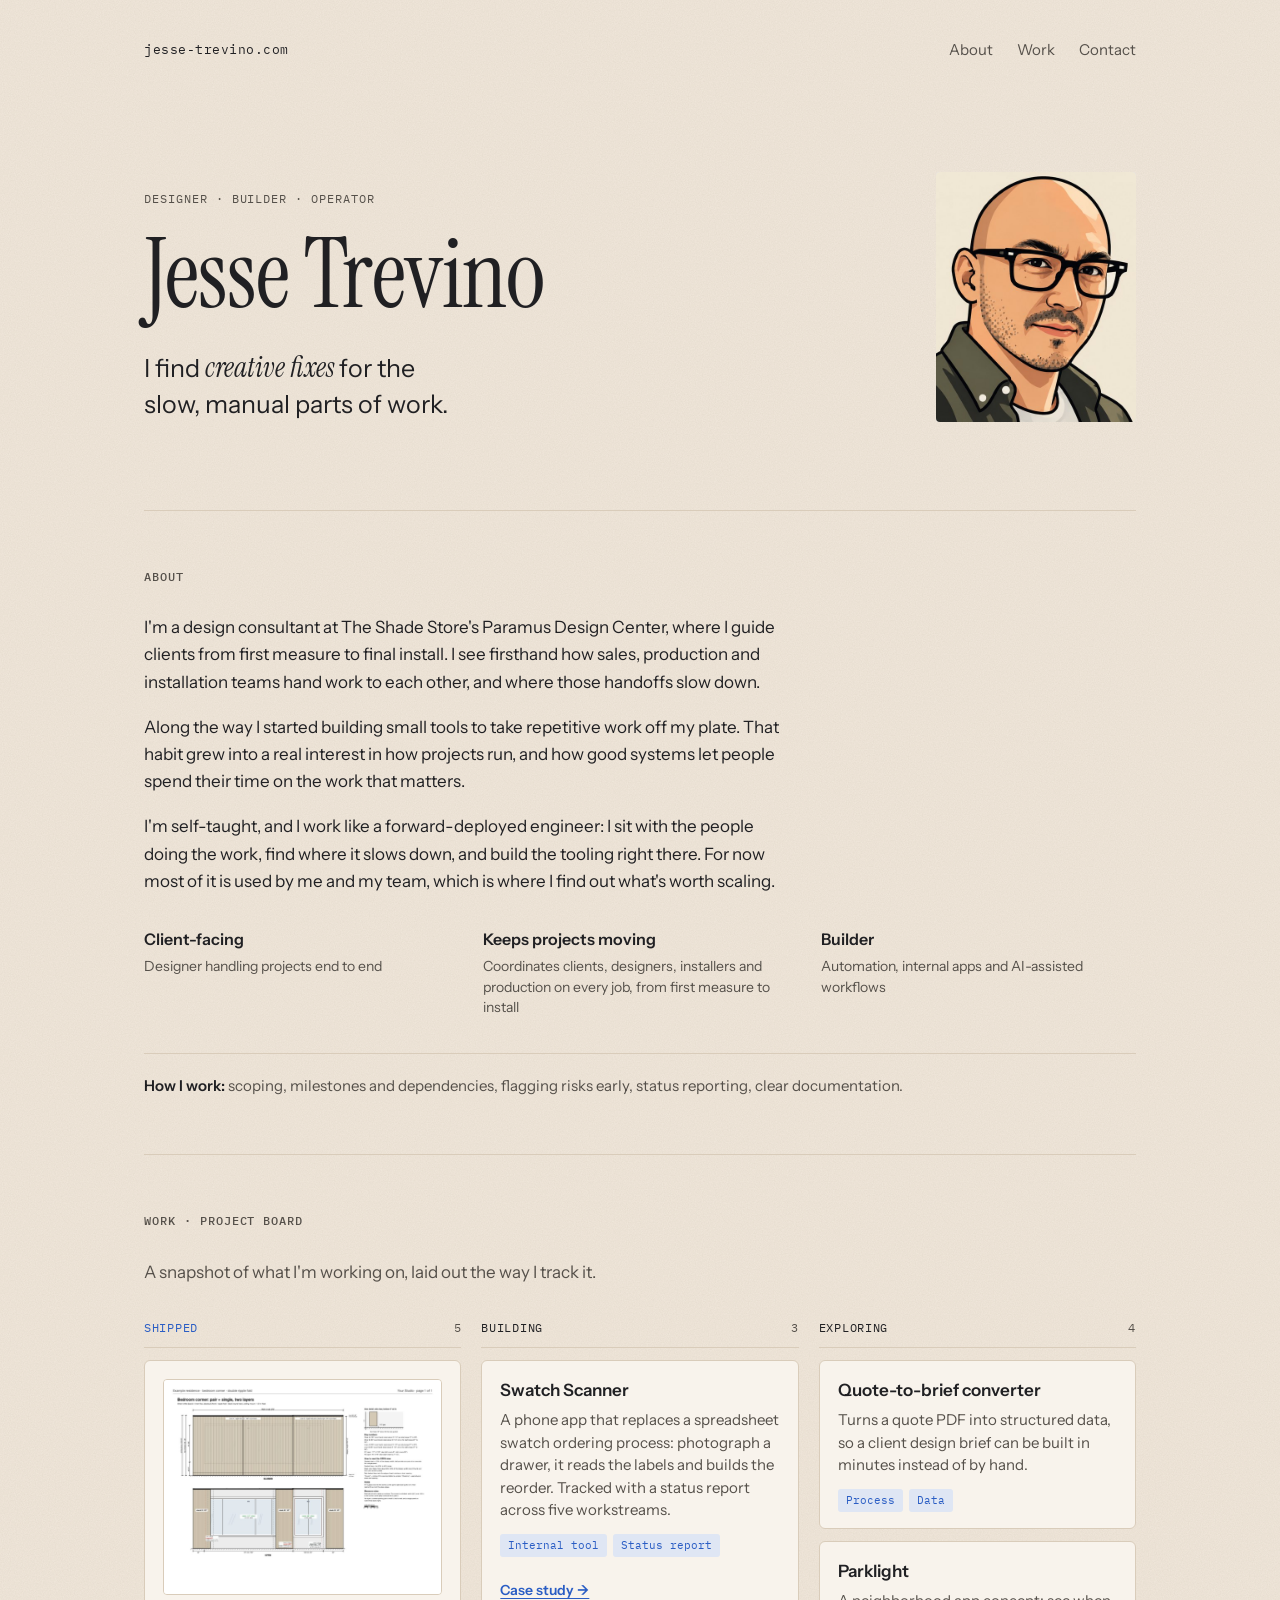
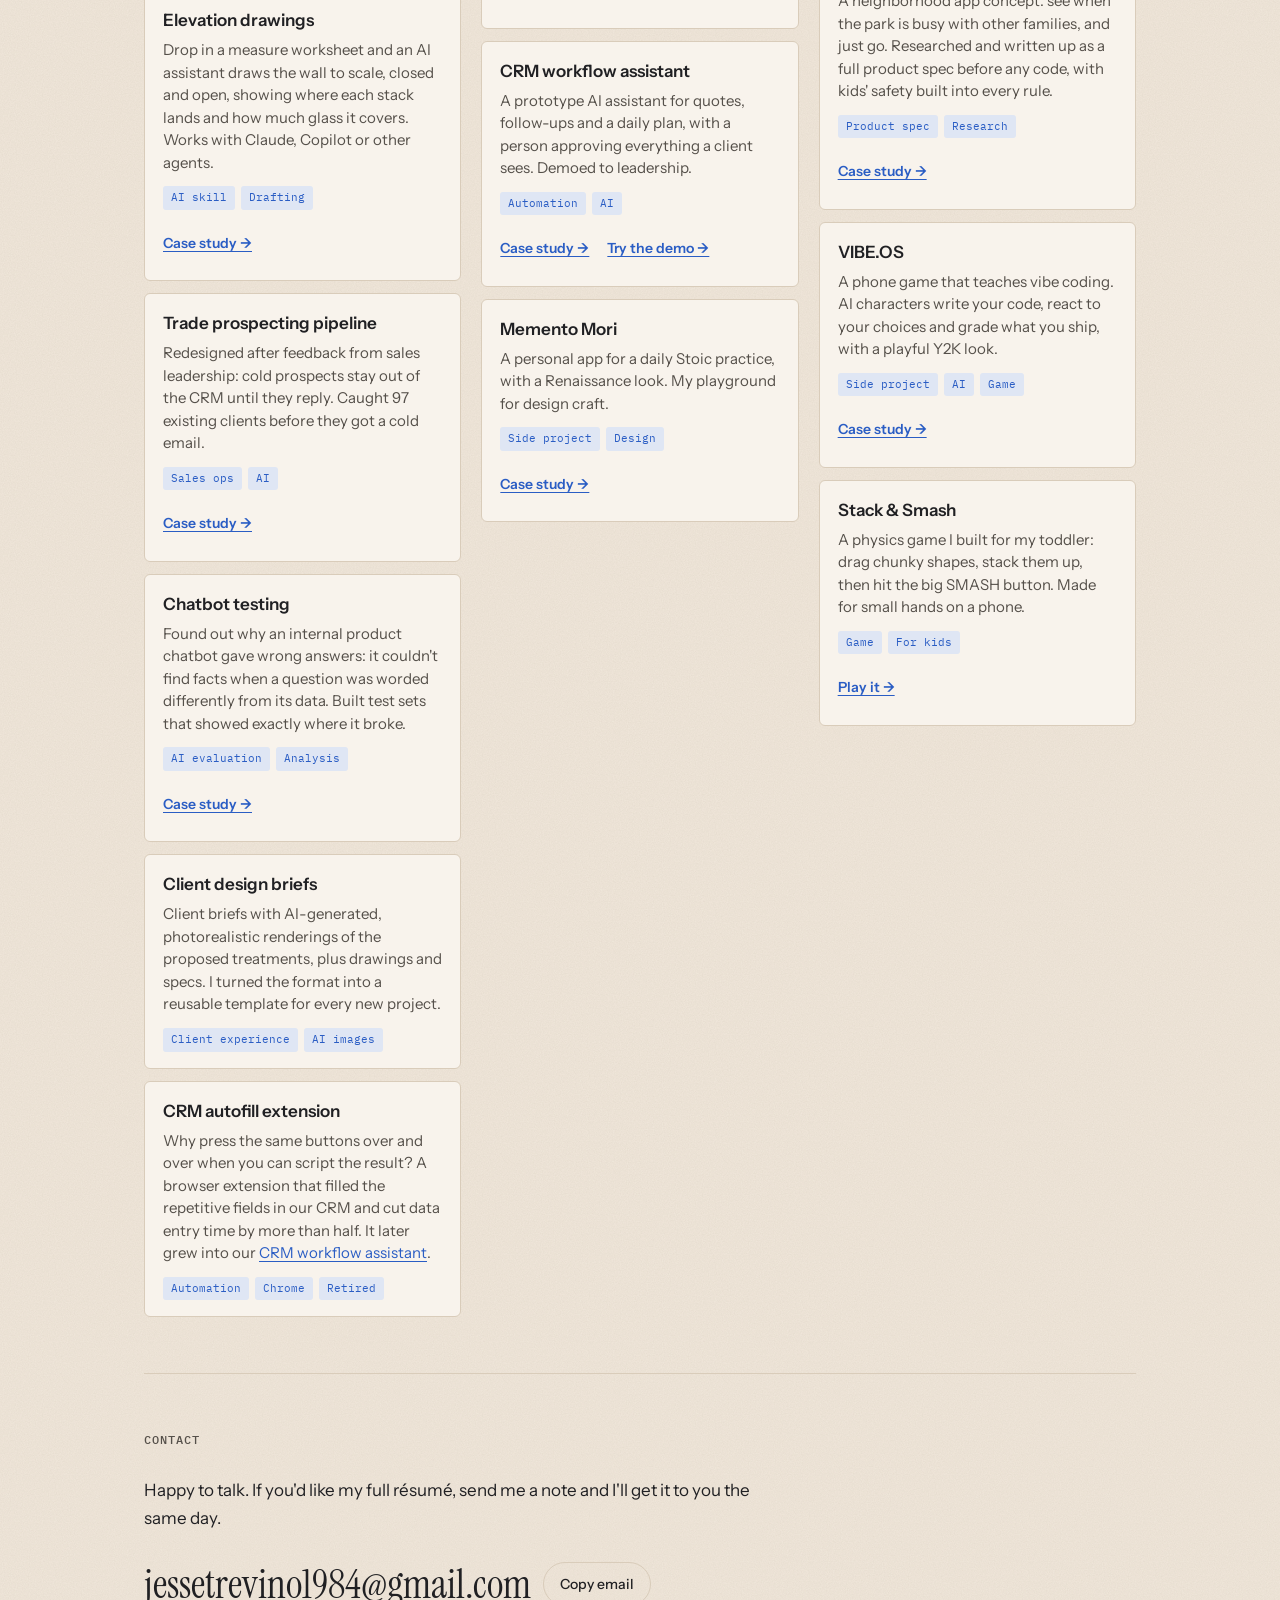
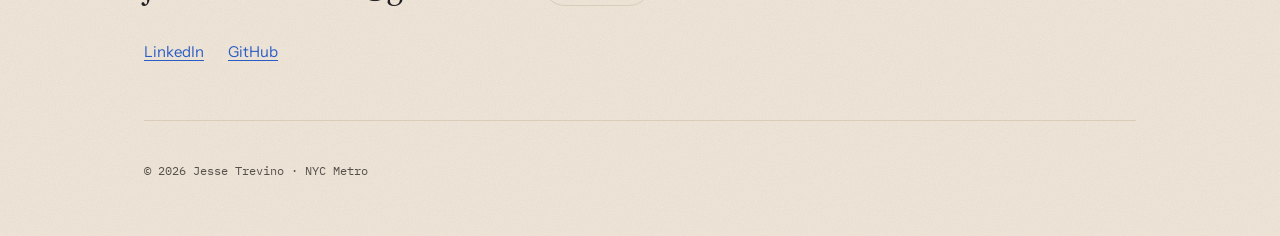
<file: index.html>
<!doctype html>
<html lang="en">
<head>
<meta charset="utf-8">
<meta name="viewport" content="width=device-width, initial-scale=1, viewport-fit=cover">
<style>:root{color-scheme:light;padding-top:env(safe-area-inset-top,0px);padding-bottom:env(safe-area-inset-bottom,0px)}body{margin:0}img{max-width:100%}[hidden]{display:none!important}</style>
<title>Jesse Trevino</title>
<meta name="description" content="Jesse Trevino — designer, builder and operator who finds creative fixes for the slow, manual parts of work.">
<link rel="preconnect" href="https://fonts.googleapis.com">
<link rel="preconnect" href="https://fonts.gstatic.com" crossorigin>
<link rel="stylesheet" href="https://fonts.googleapis.com/css2?family=Instrument+Serif:ital@0;1&family=Instrument+Sans:wght@400;500;600&family=IBM+Plex+Mono:wght@400;500&display=swap">
<style>
/* Layout: one narrow column, generous whitespace; the work section is a three-lane project board. */
:root{
  --bg:#F0E7DB; --surface:#F8F3EC; --ink:#202023; --muted:#55504A; --line:#D9CCBA; --accent:#2A5DC4; --accent-soft:#DFE6F4;
  --display:"Instrument Serif", Georgia, "Times New Roman", serif;
  --body:"Instrument Sans", system-ui, -apple-system, "Segoe UI", sans-serif;
  --mono:"IBM Plex Mono", ui-monospace, "SFMono-Regular", Menlo, monospace;
}

*{box-sizing:border-box}
body{background:var(--bg) url("data:image/svg+xml,%3Csvg xmlns='http://www.w3.org/2000/svg' width='220' height='220'%3E%3Cfilter id='n'%3E%3CfeTurbulence type='fractalNoise' baseFrequency='0.85' numOctaves='3' stitchTiles='stitch'/%3E%3CfeColorMatrix values='0 0 0 0 0.35 0 0 0 0 0.27 0 0 0 0 0.18 0 0 0 0.12 0'/%3E%3C/filter%3E%3Crect width='100%25' height='100%25' filter='url(%23n)'/%3E%3C/svg%3E"); color:var(--ink); font-family:var(--body); font-size:17px; line-height:1.6; -webkit-font-smoothing:antialiased}
a{color:var(--accent); text-underline-offset:3px}
a:focus-visible{outline:2px solid var(--accent); outline-offset:3px; border-radius:2px}
.wrap{max-width:1040px; margin:0 auto; padding-left:max(24px, env(safe-area-inset-left, 0px)); padding-right:max(24px, env(safe-area-inset-right, 0px))}
.narrow{max-width:640px}

header.site{display:flex; justify-content:space-between; align-items:center; gap:16px; flex-wrap:wrap; padding-block:28px}
.mark{display:inline-block; padding-block:10px; font-family:var(--mono); font-size:13px; letter-spacing:.04em; color:var(--ink); text-decoration:none}
nav{display:flex; gap:24px; font-size:15px}
nav a{color:var(--muted); text-decoration:none; display:inline-block; padding-block:10px}
nav a:hover{color:var(--ink)}

.hero{padding-block:72px 88px; display:grid; grid-template-columns:minmax(0,1fr) auto; gap:48px; align-items:end}
.eyebrow{font-family:var(--mono); font-size:12px; letter-spacing:.08em; text-transform:uppercase; color:var(--muted); margin:0 0 20px}
h1{font-family:var(--display); font-weight:400; font-size:clamp(48px, 9vw, 96px); line-height:.95; letter-spacing:-.01em; margin:0 0 28px; text-wrap:balance}
.lede{font-size:clamp(20px, 2.6vw, 25px); line-height:1.4; max-width:30ch; margin:0; text-wrap:balance}
.lede em{font-family:var(--display); font-size:1.12em}
.photo{width:200px; aspect-ratio:4/5; max-width:100%; border-radius:4px; background:var(--accent-soft); display:grid; place-items:center; font-family:var(--display); font-size:56px; color:var(--accent); overflow:hidden}
.photo{padding:0; border:0; cursor:pointer; position:relative; font:inherit}
.photo img{position:absolute; inset:0; width:100%; height:100%; object-fit:cover; display:block; transition:opacity .25s ease}
.photo .p-alt{opacity:0; image-rendering:pixelated}
.photo:hover .p-alt,.photo.alt .p-alt{opacity:1}
.photo:focus-visible{outline:2px solid var(--accent); outline-offset:3px}
.portrait{margin:0; display:flex; flex-direction:column; align-items:center; gap:8px}
.photo-hint{font-family:var(--mono); font-size:11px; letter-spacing:.04em; color:var(--muted)}
@media (prefers-reduced-motion:reduce){.photo img{transition:none}}

section{padding-block:56px; border-top:1px solid var(--line)}
h2{font-family:var(--mono); font-weight:500; font-size:12px; letter-spacing:.08em; text-transform:uppercase; color:var(--muted); margin:0 0 28px}
.about p{margin:0 0 18px; max-width:62ch}
.facts{list-style:none; padding:0; margin:32px 0 0; display:grid; grid-template-columns:repeat(3, minmax(0,1fr)); gap:24px}
.facts li{display:flex; flex-direction:column; gap:4px; min-width:0}
.facts b{font-weight:600; font-size:16px}
.facts span{font-size:14px; color:var(--muted); line-height:1.45}

.about .skills{margin:36px 0 0; padding-top:20px; border-top:1px solid var(--line); font-size:15px; color:var(--muted); max-width:none}
.skills b{color:var(--ink); font-weight:600}
.board-intro{max-width:60ch; margin:0 0 32px; color:var(--muted)}
.board{display:grid; grid-template-columns:repeat(3, minmax(0,1fr)); gap:20px; align-items:start}
.lane{min-width:0; display:flex; flex-direction:column; gap:12px}
.lane-head{display:flex; justify-content:space-between; align-items:baseline; padding-bottom:10px; border-bottom:1px solid var(--line); font-family:var(--mono); font-size:12px; letter-spacing:.06em; text-transform:uppercase}
.lane-head span:last-child{color:var(--muted); font-variant-numeric:tabular-nums}
.card{background:var(--surface); border:1px solid var(--line); border-radius:6px; padding:18px 18px 16px; display:flex; flex-direction:column; gap:8px}
.card h3{margin:0; font-size:17px; font-weight:600; line-height:1.3}
.card p{margin:0; font-size:15px; line-height:1.5; color:var(--muted)}
.tags{display:flex; flex-wrap:wrap; gap:6px; margin-top:4px}
.tags span{font-family:var(--mono); font-size:11px; color:var(--accent); background:var(--accent-soft); padding:3px 8px; border-radius:3px}
.lane.shipped .lane-head span:first-child{color:var(--accent)}
.card-img{display:block; width:100%; height:auto; border:1px solid var(--line); border-radius:4px; background:#FFFFFF; margin-bottom:6px}
.demo-link{align-self:flex-start; margin-top:4px; font-size:14px; font-weight:600; padding-block:10px}
.card-links{display:flex; flex-wrap:wrap; gap:4px 18px}

.contact p{margin:0 0 14px; max-width:56ch}
.email-row{display:flex; flex-wrap:wrap; align-items:center; gap:12px; margin-top:20px}
.email{font-family:var(--display); font-size:clamp(26px, 4.5vw, 40px); color:var(--ink); user-select:all; overflow-wrap:anywhere}
button.copy{font:500 14px var(--body); color:var(--ink); background:transparent; border:1px solid var(--line); border-radius:999px; padding:10px 16px; min-height:44px; cursor:pointer}
button.copy:hover{border-color:var(--ink)}
button.copy:focus-visible{outline:2px solid var(--accent); outline-offset:2px}
.links{display:flex; gap:24px; margin-top:24px; font-size:15px}

footer{padding-block:40px 56px; border-top:1px solid var(--line); font-family:var(--mono); font-size:12px; color:var(--muted)}

@media (max-width:820px){
  .board{grid-template-columns:minmax(0,1fr)}
  .facts{grid-template-columns:minmax(0,1fr)}
}
@media (max-width:640px){
  .hero{grid-template-columns:minmax(0,1fr); padding-block:40px 56px; gap:32px}
  .photo{width:140px} .portrait{order:-1; align-items:flex-start}
  nav{gap:18px}
}
</style>
</head>
<body>

<div class="wrap">
  <header class="site">
    <a class="mark" href="#top">jesse-trevino.com</a>
    <nav aria-label="Sections">
      <a href="#about">About</a>
      <a href="#work">Work</a>
      <a href="#contact">Contact</a>
    </nav>
  </header>

  <div class="hero" id="top">
    <div>
      <p class="eyebrow">Designer · Builder · Operator</p>
      <h1>Jesse Trevino</h1>
      <p class="lede">I find <em>creative fixes</em> for the slow, manual parts of work.</p>
    </div>
    <figure class="portrait">
      <button class="photo" id="photo" type="button" aria-pressed="false" aria-label="Portrait of Jesse Trevino. Press to switch styles.">
        <img class="p-main" src="img/portrait.jpg" alt="" width="480" height="600">
        <img class="p-alt" src="img/portrait-pixel.jpg" alt="" width="480" height="600">
      </button>
    </figure>
  </div>

  <section class="about" id="about">
    <h2>About</h2>
    <div class="narrow">
      <p>I'm a design consultant at The Shade Store's Paramus Design Center, where I guide clients from first measure to final install. I see firsthand how sales, production and installation teams hand work to each other, and where those handoffs slow down.</p>
      <p>Along the way I started building small tools to take repetitive work off my plate. That habit grew into a real interest in how projects run, and how good systems let people spend their time on the work that matters.</p>
      <p>I'm self-taught, and I work like a forward-deployed engineer: I sit with the people doing the work, find where it slows down, and build the tooling right there. For now most of it is used by me and my team, which is where I find out what's worth scaling.</p>
    </div>
    <ul class="facts">
      <li><b>Client-facing</b><span>Designer handling projects end to end</span></li>
      <li><b>Keeps projects moving</b><span>Coordinates clients, designers, installers and production on every job, from first measure to install</span></li>
      <li><b>Builder</b><span>Automation, internal apps and AI-assisted workflows</span></li>
    </ul>
    <p class="skills"><b>How I work:</b> scoping, milestones and dependencies, flagging risks early, status reporting, clear documentation.</p>
  </section>

  <section id="work">
    <h2>Work · Project board</h2>
    <p class="board-intro">A snapshot of what I'm working on, laid out the way I track it.</p>
    <div class="board">
      <div class="lane shipped">
        <div class="lane-head"><span>Shipped</span><span>5</span></div>
        <article class="card">
          <img class="card-img" src="img/elevation-example.jpg" alt="To-scale elevation drawing of a bedroom corner showing drapery closed and open, with stack widths and clearances called out in inches" width="1200" height="927" loading="lazy">
          <h3>Elevation drawings</h3>
          <p>Drop in a measure worksheet and an AI assistant draws the wall to scale, closed and open, showing where each stack lands and how much glass it covers. Works with Claude, Copilot or other agents.</p>
          <div class="tags"><span>AI skill</span><span>Drafting</span></div>
          <a class="demo-link" href="work/elevations.html">Case study →</a>
        </article>
        <article class="card">
          <h3>Trade prospecting pipeline</h3>
          <p>Redesigned after feedback from sales leadership: cold prospects stay out of the CRM until they reply. Caught 97 existing clients before they got a cold email.</p>
          <div class="tags"><span>Sales ops</span><span>AI</span></div>
          <a class="demo-link" href="work/trade-pipeline.html">Case study →</a>
        </article>
        <article class="card">
          <h3>Chatbot testing</h3>
          <p>Found out why an internal product chatbot gave wrong answers: it couldn't find facts when a question was worded differently from its data. Built test sets that showed exactly where it broke.</p>
          <div class="tags"><span>AI evaluation</span><span>Analysis</span></div>
          <a class="demo-link" href="work/chatbot-testing.html">Case study →</a>
        </article>
        <article class="card">
          <h3>Client design briefs</h3>
          <p>Client briefs with AI-generated, photorealistic renderings of the proposed treatments, plus drawings and specs. I turned the format into a reusable template for every new project.</p>
          <div class="tags"><span>Client experience</span><span>AI images</span></div>
        </article>
        <article class="card">
          <h3>CRM autofill extension</h3>
          <p>Why press the same buttons over and over when you can script the result? A browser extension that filled the repetitive fields in our CRM and cut data entry time by more than half. It later grew into our <a href="work/admin-assistant.html">CRM workflow assistant</a>.</p>
          <div class="tags"><span>Automation</span><span>Chrome</span><span>Retired</span></div>
        </article>
      </div>

      <div class="lane">
        <div class="lane-head"><span>Building</span><span>3</span></div>
        <article class="card">
          <h3>Swatch Scanner</h3>
          <p>A phone app that replaces a spreadsheet swatch ordering process: photograph a drawer, it reads the labels and builds the reorder. Tracked with a status report across five workstreams.</p>
          <div class="tags"><span>Internal tool</span><span>Status report</span></div>
          <a class="demo-link" href="work/swatch-scanner.html">Case study →</a>
        </article>
        <article class="card">
          <h3>CRM workflow assistant</h3>
          <p>A prototype AI assistant for quotes, follow-ups and a daily plan, with a person approving everything a client sees. Demoed to leadership.</p>
          <div class="tags"><span>Automation</span><span>AI</span></div>
          <div class="card-links"><a class="demo-link" href="work/admin-assistant.html">Case study →</a><a class="demo-link" href="demo/admin-assistant.html">Try the demo →</a></div>
        </article>
        <article class="card">
          <h3>Memento Mori</h3>
          <p>A personal app for a daily Stoic practice, with a Renaissance look. My playground for design craft.</p>
          <div class="tags"><span>Side project</span><span>Design</span></div>
          <a class="demo-link" href="work/memento.html">Case study →</a>
        </article>
      </div>

      <div class="lane">
        <div class="lane-head"><span>Exploring</span><span>4</span></div>
        <article class="card">
          <h3>Quote-to-brief converter</h3>
          <p>Turns a quote PDF into structured data, so a client design brief can be built in minutes instead of by hand.</p>
          <div class="tags"><span>Process</span><span>Data</span></div>
        </article>
        <article class="card">
          <h3>Parklight</h3>
          <p>A neighborhood app concept: see when the park is busy with other families, and just go. Researched and written up as a full product spec before any code, with kids' safety built into every rule.</p>
          <div class="tags"><span>Product spec</span><span>Research</span></div>
          <a class="demo-link" href="work/parklight.html">Case study →</a>
        </article>
        <article class="card">
          <h3>VIBE.OS</h3>
          <p>A phone game that teaches vibe coding. AI characters write your code, react to your choices and grade what you ship, with a playful Y2K look.</p>
          <div class="tags"><span>Side project</span><span>AI</span><span>Game</span></div>
          <a class="demo-link" href="work/vibe-os.html">Case study →</a>
        </article>
        <article class="card">
          <h3>Stack &amp; Smash</h3>
          <p>A physics game I built for my toddler: drag chunky shapes, stack them up, then hit the big SMASH button. Made for small hands on a phone.</p>
          <div class="tags"><span>Game</span><span>For kids</span></div>
          <a class="demo-link" href="play/stack-smash.html">Play it →</a>
        </article>
      </div>
    </div>
  </section>

  <section class="contact" id="contact">
    <h2>Contact</h2>
    <p>Happy to talk. If you'd like my full résumé, send me a note and I'll get it to you the same day.</p>
    <div class="email-row">
      <span class="email" id="email">jessetrevino1984@gmail.com</span>
      <button class="copy" id="copy" type="button">Copy email</button>
    </div>
    <div class="links">
      <a href="https://www.linkedin.com/in/jesse-trevino-447377157/" rel="noopener">LinkedIn</a>
      <a href="https://github.com/jesseinbrooklyn" rel="noopener">GitHub</a>
    </div>
  </section>

  <footer>© 2026 Jesse Trevino · NYC Metro</footer>
</div>

<script>
(function(){
  var ph=document.getElementById('photo');
  if(ph) ph.addEventListener('click',function(){var on=ph.classList.toggle('alt');ph.setAttribute('aria-pressed',on?'true':'false');});
})();
(function(){
  var btn=document.getElementById('copy'), el=document.getElementById('email');
  btn.addEventListener('click',function(){
    var t=el.textContent.trim();
    function fallback(){var r=document.createRange();r.selectNodeContents(el);var s=getSelection();s.removeAllRanges();s.addRange(r);btn.textContent='Selected — press copy';}
    if(navigator.clipboard&&navigator.clipboard.writeText){
      navigator.clipboard.writeText(t).then(function(){btn.textContent='Copied';setTimeout(function(){btn.textContent='Copy email';},1800);},fallback);
    } else fallback();
  });
})();
</script>
</body>
</html>
</file>
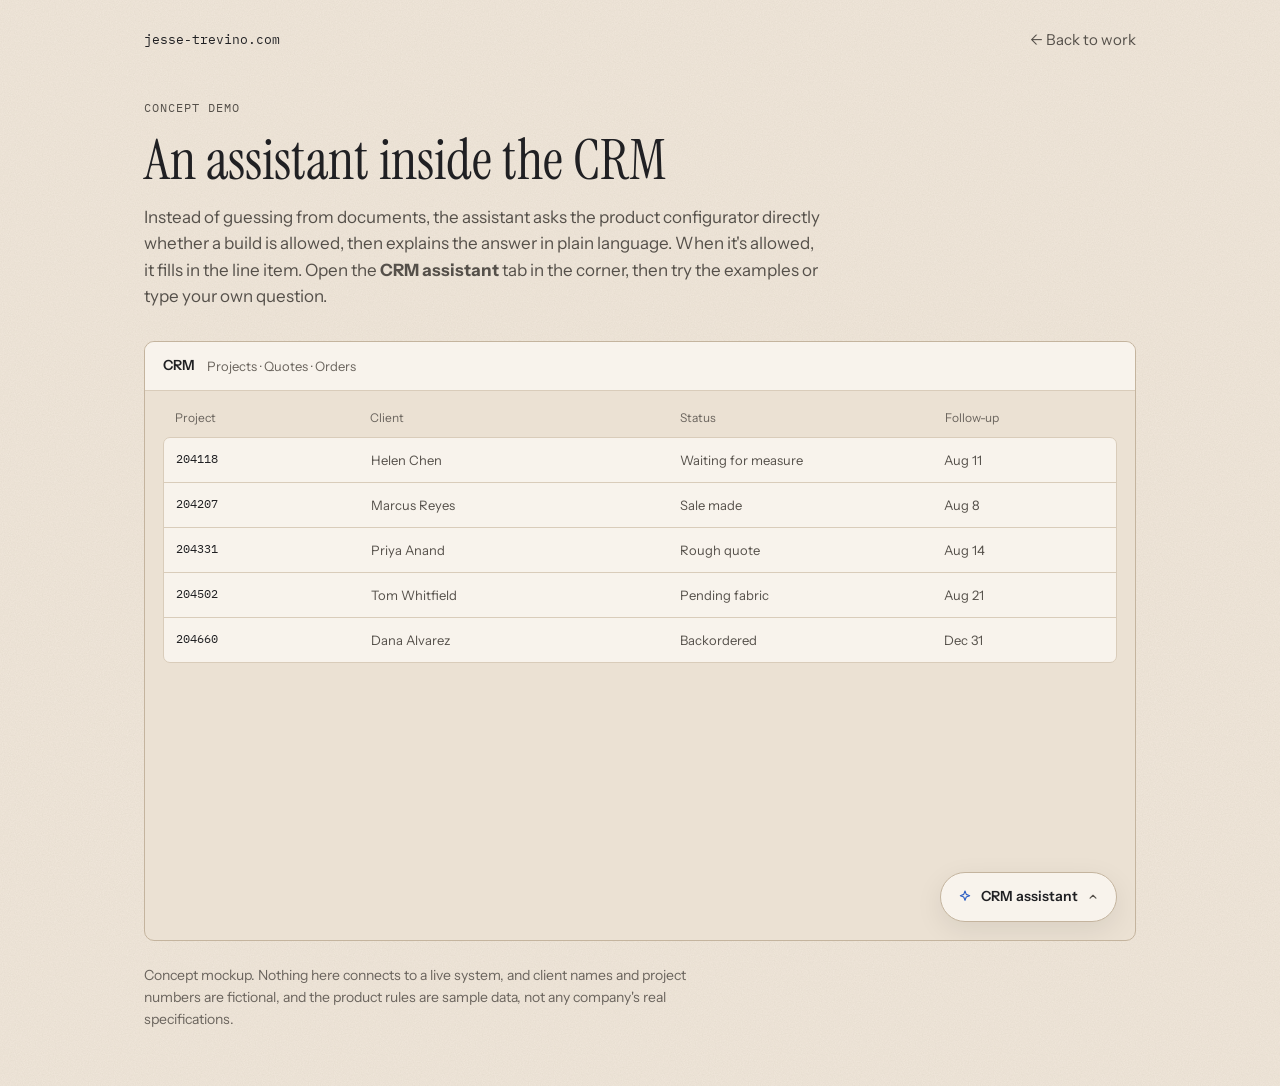
<file: demo/admin-assistant.html>
<!doctype html>
<html lang="en">
<head>
<meta charset="utf-8">
<meta name="viewport" content="width=device-width, initial-scale=1, viewport-fit=cover">
<title>CRM Assistant Demo · Jesse Trevino</title>
<meta name="description" content="Concept demo: an assistant inside a CRM that checks product rules before a line item is built.">
<link rel="preconnect" href="https://fonts.googleapis.com">
<link rel="preconnect" href="https://fonts.gstatic.com" crossorigin>
<link rel="stylesheet" href="https://fonts.googleapis.com/css2?family=Instrument+Serif&family=Instrument+Sans:wght@400;500;600&family=IBM+Plex+Mono:wght@400;500&display=swap">
<style>
/* Layout: demo frame (mock admin screen) with a docked assistant panel; site header above, note below. */
:root{
  color-scheme:light;
  --bg:#F0E7DB; --surface:#F8F3EC; --sunk:#EBE1D3; --ink:#202023; --muted:#55504A; --faint:#6A645D;
  --line:#D9CCBA; --line-firm:#C4B49E; --accent:#2A5DC4; --accent-soft:#DFE6F4; --accent-line:#AFC2E8;
  --good:#2F6B45; --good-soft:#E2EDDF; --good-line:#A9C6B0; --bad:#A3453B; --warn:#8A6A2F;
  --display:"Instrument Serif", Georgia, serif;
  --body:"Instrument Sans", system-ui, -apple-system, "Segoe UI", sans-serif;
  --mono:"IBM Plex Mono", ui-monospace, Menlo, monospace;
}
*{box-sizing:border-box}
html,body{margin:0}
body{background:var(--bg) url("data:image/svg+xml,%3Csvg xmlns='http://www.w3.org/2000/svg' width='220' height='220'%3E%3Cfilter id='n'%3E%3CfeTurbulence type='fractalNoise' baseFrequency='0.85' numOctaves='3' stitchTiles='stitch'/%3E%3CfeColorMatrix values='0 0 0 0 0.35 0 0 0 0 0.27 0 0 0 0 0.18 0 0 0 0.12 0'/%3E%3C/filter%3E%3Crect width='100%25' height='100%25' filter='url(%23n)'/%3E%3C/svg%3E"); color:var(--ink); font-family:var(--body); font-size:15px; line-height:1.55; -webkit-font-smoothing:antialiased;
  padding-top:env(safe-area-inset-top,0px); padding-bottom:env(safe-area-inset-bottom,0px)}
a{color:var(--accent); text-underline-offset:3px}
.wrap{max-width:1040px; margin:0 auto; padding-left:max(24px, env(safe-area-inset-left,0px)); padding-right:max(24px, env(safe-area-inset-right,0px)); padding-block:28px 56px}
.top{display:flex; justify-content:space-between; align-items:center; gap:16px; flex-wrap:wrap; margin-bottom:48px}
.mark{font-family:var(--mono); font-size:13px; color:var(--ink); text-decoration:none}
.back{font-size:15px; color:var(--muted); text-decoration:none}
.back:hover{color:var(--ink)}
.eyebrow{font-family:var(--mono); font-size:12px; letter-spacing:.08em; text-transform:uppercase; color:var(--muted); margin:0 0 14px}
h1{font-family:var(--display); font-weight:400; font-size:clamp(36px, 6vw, 56px); line-height:1; margin:0 0 16px; text-wrap:balance}
.lede{font-size:17px; color:var(--muted); margin:0 0 32px; max-width:62ch}

.frame{border:1px solid var(--line-firm); border-radius:10px; overflow:hidden; background:var(--sunk); position:relative; min-height:600px}
.bar{padding:13px 18px; border-bottom:1px solid var(--line); background:var(--surface); display:flex; align-items:center; gap:12px; flex-wrap:wrap}
.bar b{font-size:14px; font-weight:600}
.crumb{font-size:13px; color:var(--faint)}
.body{padding:18px}
.tbl-scroll{overflow-x:auto}
.thead,.trow{display:grid; grid-template-columns:0.8fr 1.3fr 1.1fr 0.7fr; gap:12px; min-width:520px}
.thead{padding:0 12px 9px; font-size:12px; color:var(--faint)}
.tbl{border:1px solid var(--line); border-radius:7px; overflow:hidden; background:var(--surface); min-width:520px}
.trow{padding:12px; font-size:13px; color:var(--muted); border-bottom:1px solid var(--line)}
.trow:last-child{border-bottom:none}
.trow span:first-child{font-variant-numeric:tabular-nums; color:var(--ink); font-family:var(--mono); font-size:12px}
.sub{font-size:13px; color:var(--faint); margin:0 0 15px}
.grid{display:grid; grid-template-columns:repeat(2, minmax(0,1fr)); gap:13px 15px; max-width:560px}
.lab{font-size:11px; color:var(--faint); margin-bottom:4px}
.fld{border:1px solid var(--line); border-radius:4px; background:var(--surface); padding:8px 10px; font-size:13px; color:var(--faint); min-height:36px; transition:border-color .25s}
.fld.set{color:var(--ink)}
.fld.hit{border-color:var(--accent)}
.price{margin-top:17px; padding:12px 14px; border:1px solid var(--good-line); background:var(--good-soft); border-radius:6px; max-width:560px; font-size:13px; color:var(--good)}

.panel{position:absolute; right:18px; bottom:18px; width:320px; background:var(--surface); border:1px solid var(--line-firm); border-radius:11px; overflow:hidden; box-shadow:0 8px 28px rgba(0,0,0,.08)}
.phead{padding:11px 14px; border-bottom:1px solid var(--line); display:flex; align-items:center; gap:8px}
.phead b{font-size:14px; font-weight:600}
.tag{margin-left:auto; font-family:var(--mono); font-size:11px; color:var(--faint)}
.icon-btn{flex:none; width:32px; height:32px; padding:0; display:inline-flex; align-items:center; justify-content:center; border:1px solid var(--line); border-radius:6px; background:var(--sunk); color:var(--muted); cursor:pointer}
.icon-btn:hover{color:var(--ink); border-color:var(--line-firm)}
.log{padding:14px; min-height:110px; max-height:240px; overflow-y:auto; font-size:13px; color:var(--muted)}
.ptoggle{display:flex; align-items:center; gap:8px; background:none; border:0; padding:0; font:inherit; color:var(--ink); cursor:pointer; min-height:32px}
.ptoggle .chev{transition:transform .2s; transform:rotate(180deg); color:var(--muted)}
.panel.parked .ptoggle .chev{transform:rotate(0deg)}
.panel.parked{width:auto; border-radius:999px}
.panel.parked .phead{border-bottom:0; padding:8px 16px}
.panel.parked #pbody,.panel.parked .tag,.panel.parked #clrBtn{display:none}
.panel.parked:hover{border-color:var(--accent)}
@media (prefers-reduced-motion:reduce){.ptoggle .chev{transition:none}}
.foot{padding:10px 14px 14px; border-top:1px solid var(--line)}
input{width:100%; padding:10px 11px; border:1px solid var(--line); border-radius:7px; background:var(--sunk); color:var(--ink); font-size:13px; font-family:var(--body); margin-bottom:8px; min-height:40px}
.qs{display:flex; flex-direction:column; gap:6px}
.q{text-align:left; padding:7px 11px; border-radius:7px; border:1px solid var(--line); background:var(--sunk); color:var(--ink); font-size:13px; cursor:pointer; font-family:var(--body); min-height:40px}
.q:hover{border-color:var(--line-firm)}
.q.go{border-color:var(--accent-line); background:var(--accent-soft); color:var(--accent)}
button:focus-visible,input:focus-visible,a:focus-visible{outline:2px solid var(--accent); outline-offset:2px}
.ask{text-align:right; margin-bottom:12px}
.ask span{display:inline-block; background:var(--accent-soft); border:1px solid var(--accent-line); border-radius:10px; padding:7px 11px; font-size:13px; color:var(--ink); max-width:88%}
.row{display:flex; gap:7px; align-items:flex-start; font-size:13px; margin-bottom:10px}
.code{font-family:var(--mono); font-size:11.5px; color:var(--muted); background:var(--sunk); border:1px solid var(--line); border-radius:6px; padding:9px 11px; line-height:1.75; margin-bottom:10px; overflow-x:auto; white-space:pre}
.ans{font-size:13.5px; color:var(--ink); line-height:1.6}
.note{font-size:14px; color:var(--faint); margin:24px 0 0; max-width:66ch}
svg{flex:none}
@media (prefers-reduced-motion:reduce){.fld{transition:none}}
@media (max-width:820px){
  .panel{position:static; width:auto; margin:0 18px 18px; box-shadow:none}
  .frame{min-height:0}
}
@media (max-width:480px){.grid{grid-template-columns:minmax(0,1fr)}}
</style>
</head>
<body>
<div class="wrap">
  <div class="top">
    <a class="mark" href="../">jesse-trevino.com</a>
    <a class="back" href="../#work">← Back to work</a>
  </div>

  <p class="eyebrow">Concept demo</p>
  <h1>An assistant inside the CRM</h1>
  <p class="lede">Instead of guessing from documents, the assistant asks the product configurator directly whether a build is allowed, then explains the answer in plain language. When it's allowed, it fills in the line item. Open the <strong>CRM assistant</strong> tab in the corner, then try the examples or type your own question.</p>

  <div class="frame">
    <div class="bar"><b>CRM</b><span class="crumb" id="crumb">Projects · Quotes · Orders</span></div>
    <div class="body">
      <div id="listView">
        <div class="tbl-scroll">
          <div class="thead"><span>Project</span><span>Client</span><span>Status</span><span>Follow-up</span></div>
          <div class="tbl">
            <div class="trow"><span>204118</span><span>Helen Chen</span><span>Waiting for measure</span><span>Aug 11</span></div>
            <div class="trow"><span>204207</span><span>Marcus Reyes</span><span>Sale made</span><span>Aug 8</span></div>
            <div class="trow"><span>204331</span><span>Priya Anand</span><span>Rough quote</span><span>Aug 14</span></div>
            <div class="trow"><span>204502</span><span>Tom Whitfield</span><span>Pending fabric</span><span>Aug 21</span></div>
            <div class="trow"><span>204660</span><span>Dana Alvarez</span><span>Backordered</span><span>Dec 31</span></div>
          </div>
        </div>
      </div>
      <div id="buildView" hidden>
        <p class="sub">Add item · Roman shade</p>
        <div class="grid">
          <div><div class="lab">Product</div><div class="fld" id="f0">&nbsp;</div></div>
          <div><div class="lab">Room</div><div class="fld" id="f1">&nbsp;</div></div>
          <div><div class="lab">Material</div><div class="fld" id="f2">&nbsp;</div></div>
          <div><div class="lab">Color</div><div class="fld" id="f3">&nbsp;</div></div>
          <div><div class="lab">Mount</div><div class="fld" id="f4">&nbsp;</div></div>
          <div><div class="lab">Lift</div><div class="fld" id="f5">&nbsp;</div></div>
          <div><div class="lab">Width</div><div class="fld" id="f6">&nbsp;</div></div>
          <div><div class="lab">Height</div><div class="fld" id="f7">&nbsp;</div></div>
        </div>
        <div class="price" id="price" hidden>Configuration valid · price calculated</div>
      </div>
    </div>

    <div class="panel parked" id="panel">
      <div class="phead">
        <button class="ptoggle" id="ptoggle" type="button" aria-expanded="false" aria-controls="pbody">
          <svg width="16" height="16" viewBox="0 0 24 24" fill="none" stroke="currentColor" stroke-width="1.7" stroke-linecap="round" stroke-linejoin="round" aria-hidden="true" style="color:var(--accent)"><path d="M12 3l1.9 5.1L19 10l-5.1 1.9L12 17l-1.9-5.1L5 10l5.1-1.9z"/></svg>
          <b>CRM assistant</b>
          <svg class="chev" width="14" height="14" viewBox="0 0 24 24" fill="none" stroke="currentColor" stroke-width="2" stroke-linecap="round" stroke-linejoin="round" aria-hidden="true"><path d="M7 14l5-5 5 5"/></svg>
        </button>
        <span class="tag">sandbox</span>
        <button class="icon-btn" id="clrBtn" type="button" aria-label="Clear conversation" title="Clear">
          <svg width="15" height="15" viewBox="0 0 24 24" fill="none" stroke="currentColor" stroke-width="1.9" stroke-linecap="round" stroke-linejoin="round" aria-hidden="true"><path d="M20 11a8 8 0 1 0-2.3 6"/><path d="M20 5v6h-6"/></svg>
        </button>
      </div>
      <div id="pbody">
      <div class="log" id="log" aria-live="polite">Ask whether something can be built, or ask me to start a line item.</div>
      <div class="foot">
        <label for="inp" style="position:absolute;width:1px;height:1px;overflow:hidden;clip:rect(0 0 0 0)">Ask about a build</label>
        <input id="inp" placeholder="Ask about a build, then press Enter">
        <div class="qs">
          <button class="q" type="button" data-i="0">Cordless Roman, 84 x 72?</button>
          <button class="q" type="button" data-i="1">Three shades on one headrail, motorized?</button>
          <button class="q" type="button" data-i="2">Widest cordless Roman?</button>
          <button class="q go" type="button" data-i="3">Start a Roman shade, linen, natural, 36 x 76</button>
        </div>
      </div>
      </div>
    </div>
  </div>

  <p class="note">Concept mockup. Nothing here connects to a live system, and client names and project numbers are fictional, and the product rules are sample data, not any company's real specifications.</p>
</div>

<script>
(function(){
var RM = window.matchMedia && window.matchMedia("(prefers-reduced-motion: reduce)").matches;
var S = RM ? 0 : 1;
var ICON = {
  wait:'<svg width="14" height="14" viewBox="0 0 24 24" fill="none" stroke="currentColor" stroke-width="1.8" stroke-linecap="round" aria-hidden="true"><path d="M12 6v6l3.5 2"/><circle cx="12" cy="12" r="9"/></svg>',
  ok:'<svg width="14" height="14" viewBox="0 0 24 24" fill="none" stroke="currentColor" stroke-width="1.8" stroke-linecap="round" stroke-linejoin="round" aria-hidden="true"><circle cx="12" cy="12" r="9"/><path d="M8.5 12.5l2.5 2.5 4.5-5"/></svg>',
  no:'<svg width="14" height="14" viewBox="0 0 24 24" fill="none" stroke="currentColor" stroke-width="1.8" stroke-linecap="round" aria-hidden="true"><circle cx="12" cy="12" r="9"/><path d="M9 9l6 6M15 9l-6 6"/></svg>',
  who:'<svg width="14" height="14" viewBox="0 0 24 24" fill="none" stroke="currentColor" stroke-width="1.8" stroke-linecap="round" stroke-linejoin="round" aria-hidden="true"><circle cx="12" cy="8" r="3.4"/><path d="M5.5 20c1-3.5 3.6-5 6.5-5s5.5 1.5 6.5 5"/></svg>'
};
var D=[
 {q:'Cordless Roman, 84 x 72?', t:'Cordless lift has a width limit. Checking it.',
  c:'validate_config(\n  product: "roman",\n  lift: "cordless",\n  width: 84, height: 72\n)',
  r:'Not allowed: over the cordless width limit', ok:false,
  a:'No. At 84 inches wide, cordless is over the limit. Options: a corded or loop lift, motorization, or splitting the window into two shades.', build:false},
 {q:'Three shades on one headrail, motorized?', t:'Shared headrail. Checking motor compatibility.',
  c:'validate_config(\n  headrail: "shared",\n  shades: 3,\n  lift: "motorized"\n)',
  r:'Not allowed: each motor needs its own headrail', ok:false,
  a:'No. A shared headrail can’t take motors, so each motorized shade needs its own headrail and its own line item. Manual lifts on a shared headrail are fine.', build:false},
 {q:'Widest cordless Roman?', t:'Reading the width range for cordless.',
  c:'get_limits(\n  product: "roman",\n  lift: "cordless"\n)',
  r:'Range: 18" to 60"', ok:true,
  a:'60 inches in this sample rule set. Past that, switch to a corded lift, motorize, or split the opening.', build:false},
 {q:'Start a Roman shade, linen, natural, 36 x 76', t:'Cordless is within range at 36 inches. Opening a line item.',
  c:'add_line_item(\n  product: "roman", material: "linen",\n  color: "natural", mount: "inside",\n  lift: "cordless", width: 36, height: 76\n)',
  r:'Accepted: line item created', ok:true,
  a:'Done. It’s filled in on the build page and the price checked out. Review it, then add the next window.', build:true}
];
var F=['Roman shade','Bedroom 1','Linen','Natural','Inside','Cordless','36"','76"'];
var log=document.getElementById('log'), inp=document.getElementById('inp'), crumb=document.getElementById('crumb');
var lv=document.getElementById('listView'), bv=document.getElementById('buildView'), pz=document.getElementById('price');
var T=[], GREET='Ask whether something can be built, or ask me to start a line item.';
function esc(s){return s.replace(/&/g,'&amp;').replace(/</g,'&lt;').replace(/>/g,'&gt;');}
function clear(){T.forEach(clearTimeout); T=[];}
function at(ms,fn){T.push(setTimeout(fn,ms*S));}
function toList(){lv.hidden=false; bv.hidden=true; crumb.textContent='Projects · Quotes · Orders';}
function reset(){for(var i=0;i<8;i++){var e=document.getElementById('f'+i); e.innerHTML='&nbsp;'; e.className='fld';} pz.hidden=true;}
function fill(){
  reset(); lv.hidden=true; bv.hidden=false; crumb.textContent='Projects · Quote 204118 · Add item';
  F.forEach(function(v,i){
    at(i*230,function(){var e=document.getElementById('f'+i); e.textContent=v; e.className='fld set hit';
      at(i*230+430,function(){e.className='fld set';});});
  });
  at(F.length*230+320,function(){pz.hidden=false;});
}
function ask(txt){log.innerHTML='<div class="ask"><span>'+esc(txt)+'</span></div>';}
function run(i){
  clear(); var d=D[i];
  if(!d.build){reset(); toList();}
  ask(d.q);
  at(400,function(){log.innerHTML+='<div class="row" style="color:var(--faint)">'+ICON.wait+'<span>'+d.t+'</span></div>';});
  at(1200,function(){log.innerHTML+='<div class="code">'+esc(d.c)+'</div>';});
  at(2000,function(){
    log.innerHTML+='<div class="row" style="color:'+(d.ok?'var(--good)':'var(--bad)')+'">'+(d.ok?ICON.ok:ICON.no)+'<span>'+d.r+'</span></div>';
    if(d.build) fill();
  });
  at(2600,function(){log.innerHTML+='<div class="ans">'+esc(d.a)+'</div>';});
}
Array.prototype.forEach.call(document.querySelectorAll('.q'),function(b){
  b.addEventListener('click',function(){run(parseInt(b.getAttribute('data-i'),10));});
});
(function(){
  var panel=document.getElementById('panel'), tg=document.getElementById('ptoggle');
  var lg=document.getElementById('log'); new MutationObserver(function(){ lg.scrollTop=lg.scrollHeight; }).observe(lg,{childList:true,subtree:true});
  tg.addEventListener('click',function(){
    var parked=panel.classList.toggle('parked'); tg.setAttribute('aria-expanded',parked?'false':'true');
    if(!parked) document.getElementById('inp').focus({preventScroll:true});
  });
})();
document.getElementById('clrBtn').addEventListener('click',function(){clear(); reset(); toList(); inp.value=''; log.textContent=GREET; inp.focus();});
inp.addEventListener('keydown',function(e){
  if(e.key!=='Enter') return;
  var v=inp.value; if(!v.trim()) return; inp.value='';
  clear(); reset(); toList(); ask(v);
  at(400,function(){log.innerHTML+='<div class="row" style="color:var(--faint)">'+ICON.wait+'<span>No rule covers this one.</span></div>';});
  at(1200,function(){log.innerHTML+='<div class="row" style="color:var(--warn)">'+ICON.who+'<span>Escalated to a person</span></div><div class="ans">I don’t want to guess on this one, so I’ve passed it to a design consultant to answer.</div>';});
});
})();
</script>
</body>
</html>
</file>
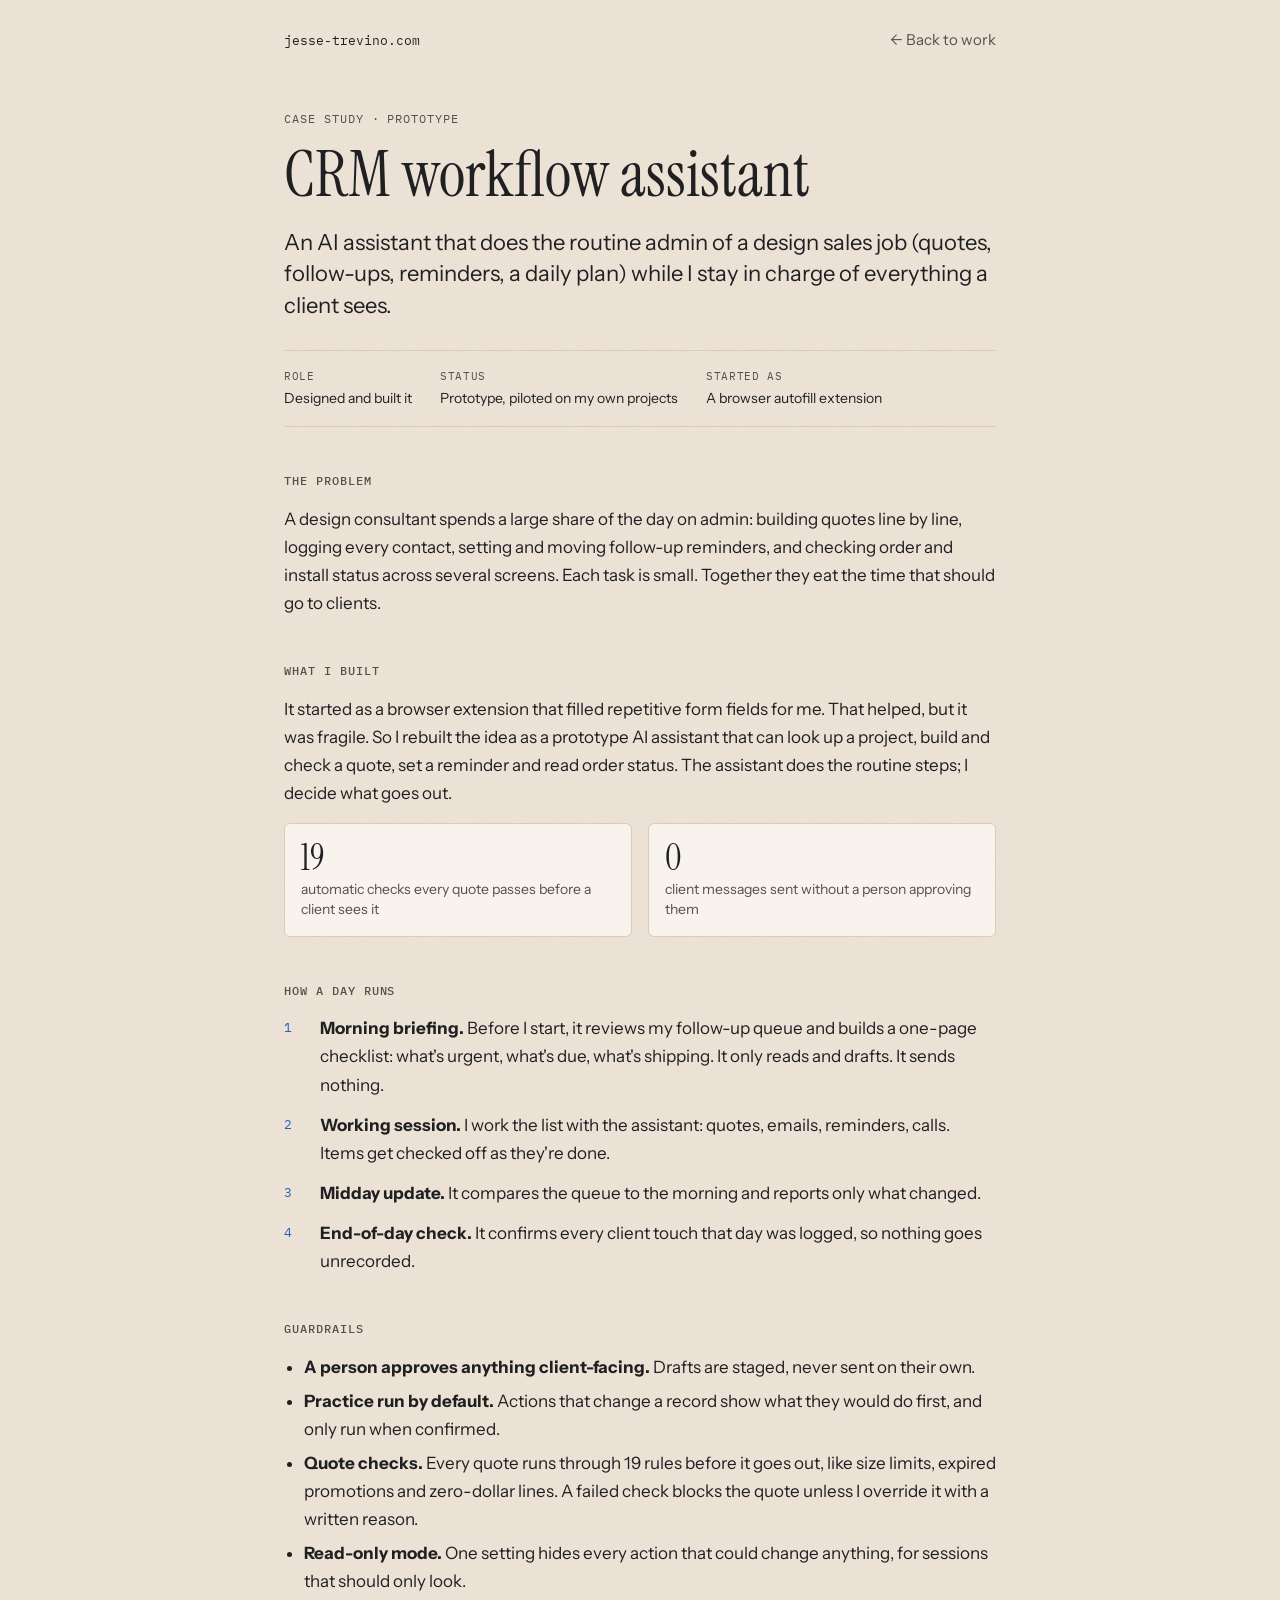
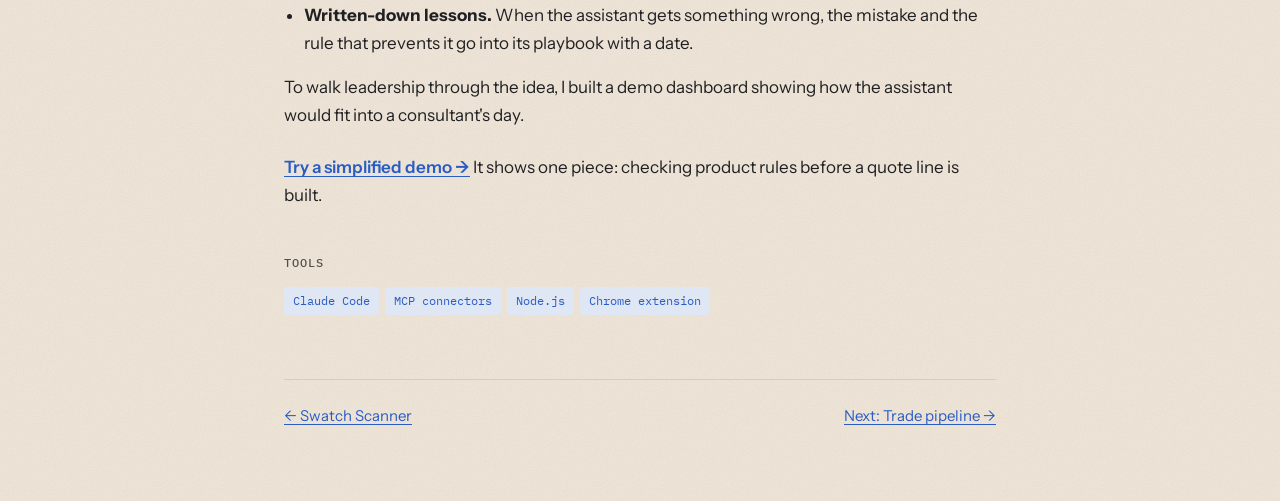
<file: work/admin-assistant.html>
<!doctype html>
<html lang="en">
<head>
<meta charset="utf-8">
<meta name="viewport" content="width=device-width, initial-scale=1, viewport-fit=cover">
<title>CRM Workflow Assistant · Jesse Trevino</title>
<meta name="description" content="An AI assistant that handles routine sales admin work, with a person approving anything that reaches a client.">
<link rel="preconnect" href="https://fonts.googleapis.com">
<link rel="preconnect" href="https://fonts.gstatic.com" crossorigin>
<link rel="stylesheet" href="https://fonts.googleapis.com/css2?family=Instrument+Serif&family=Instrument+Sans:wght@400;500;600&family=IBM+Plex+Mono:wght@400;500&display=swap">
<link rel="stylesheet" href="case.css">
</head>
<body>
<div class="wrap">
  <div class="top">
    <a class="mark" href="../">jesse-trevino.com</a>
    <a class="back" href="../#work">← Back to work</a>
  </div>

  <p class="eyebrow">Case study · Prototype</p>
  <h1>CRM workflow assistant</h1>
  <p class="lede">An AI assistant that does the routine admin of a design sales job (quotes, follow-ups, reminders, a daily plan) while I stay in charge of everything a client sees.</p>

  <dl class="meta">
    <div><dt>Role</dt><dd>Designed and built it</dd></div>
    <div><dt>Status</dt><dd>Prototype, piloted on my own projects</dd></div>
    <div><dt>Started as</dt><dd>A browser autofill extension</dd></div>
  </dl>

  <h2>The problem</h2>
  <p>A design consultant spends a large share of the day on admin: building quotes line by line, logging every contact, setting and moving follow-up reminders, and checking order and install status across several screens. Each task is small. Together they eat the time that should go to clients.</p>

  <h2>What I built</h2>
  <p>It started as a browser extension that filled repetitive form fields for me. That helped, but it was fragile. So I rebuilt the idea as a prototype AI assistant that can look up a project, build and check a quote, set a reminder and read order status. The assistant does the routine steps; I decide what goes out.</p>

  <div class="stats" style="grid-template-columns:repeat(auto-fit, minmax(200px, 1fr))">
    <div class="stat"><b>19</b><span>automatic checks every quote passes before a client sees it</span></div>
    <div class="stat"><b>0</b><span>client messages sent without a person approving them</span></div>
  </div>

  <h2>How a day runs</h2>
  <ol class="steps">
    <li><strong>Morning briefing.</strong> Before I start, it reviews my follow-up queue and builds a one-page checklist: what's urgent, what's due, what's shipping. It only reads and drafts. It sends nothing.</li>
    <li><strong>Working session.</strong> I work the list with the assistant: quotes, emails, reminders, calls. Items get checked off as they're done.</li>
    <li><strong>Midday update.</strong> It compares the queue to the morning and reports only what changed.</li>
    <li><strong>End-of-day check.</strong> It confirms every client touch that day was logged, so nothing goes unrecorded.</li>
  </ol>

  <h2>Guardrails</h2>
  <ul class="plain">
    <li><strong>A person approves anything client-facing.</strong> Drafts are staged, never sent on their own.</li>
    <li><strong>Practice run by default.</strong> Actions that change a record show what they would do first, and only run when confirmed.</li>
    <li><strong>Quote checks.</strong> Every quote runs through 19 rules before it goes out, like size limits, expired promotions and zero-dollar lines. A failed check blocks the quote unless I override it with a written reason.</li>
    <li><strong>Read-only mode.</strong> One setting hides every action that could change anything, for sessions that should only look.</li>
    <li><strong>Written-down lessons.</strong> When the assistant gets something wrong, the mistake and the rule that prevents it go into its playbook with a date.</li>
  </ul>

  <p>To walk leadership through the idea, I built a demo dashboard showing how the assistant would fit into a consultant's day.</p>
  <p><a class="cta" href="../demo/admin-assistant.html">Try a simplified demo →</a> It shows one piece: checking product rules before a quote line is built.</p>

  <h2>Tools</h2>
  <div class="tools"><span>Claude Code</span><span>MCP connectors</span><span>Node.js</span><span>Chrome extension</span></div>

  <div class="next">
    <a href="swatch-scanner.html">← Swatch Scanner</a>
    <a href="trade-pipeline.html">Next: Trade pipeline →</a>
  </div>
</div>
</body>
</html>
</file>
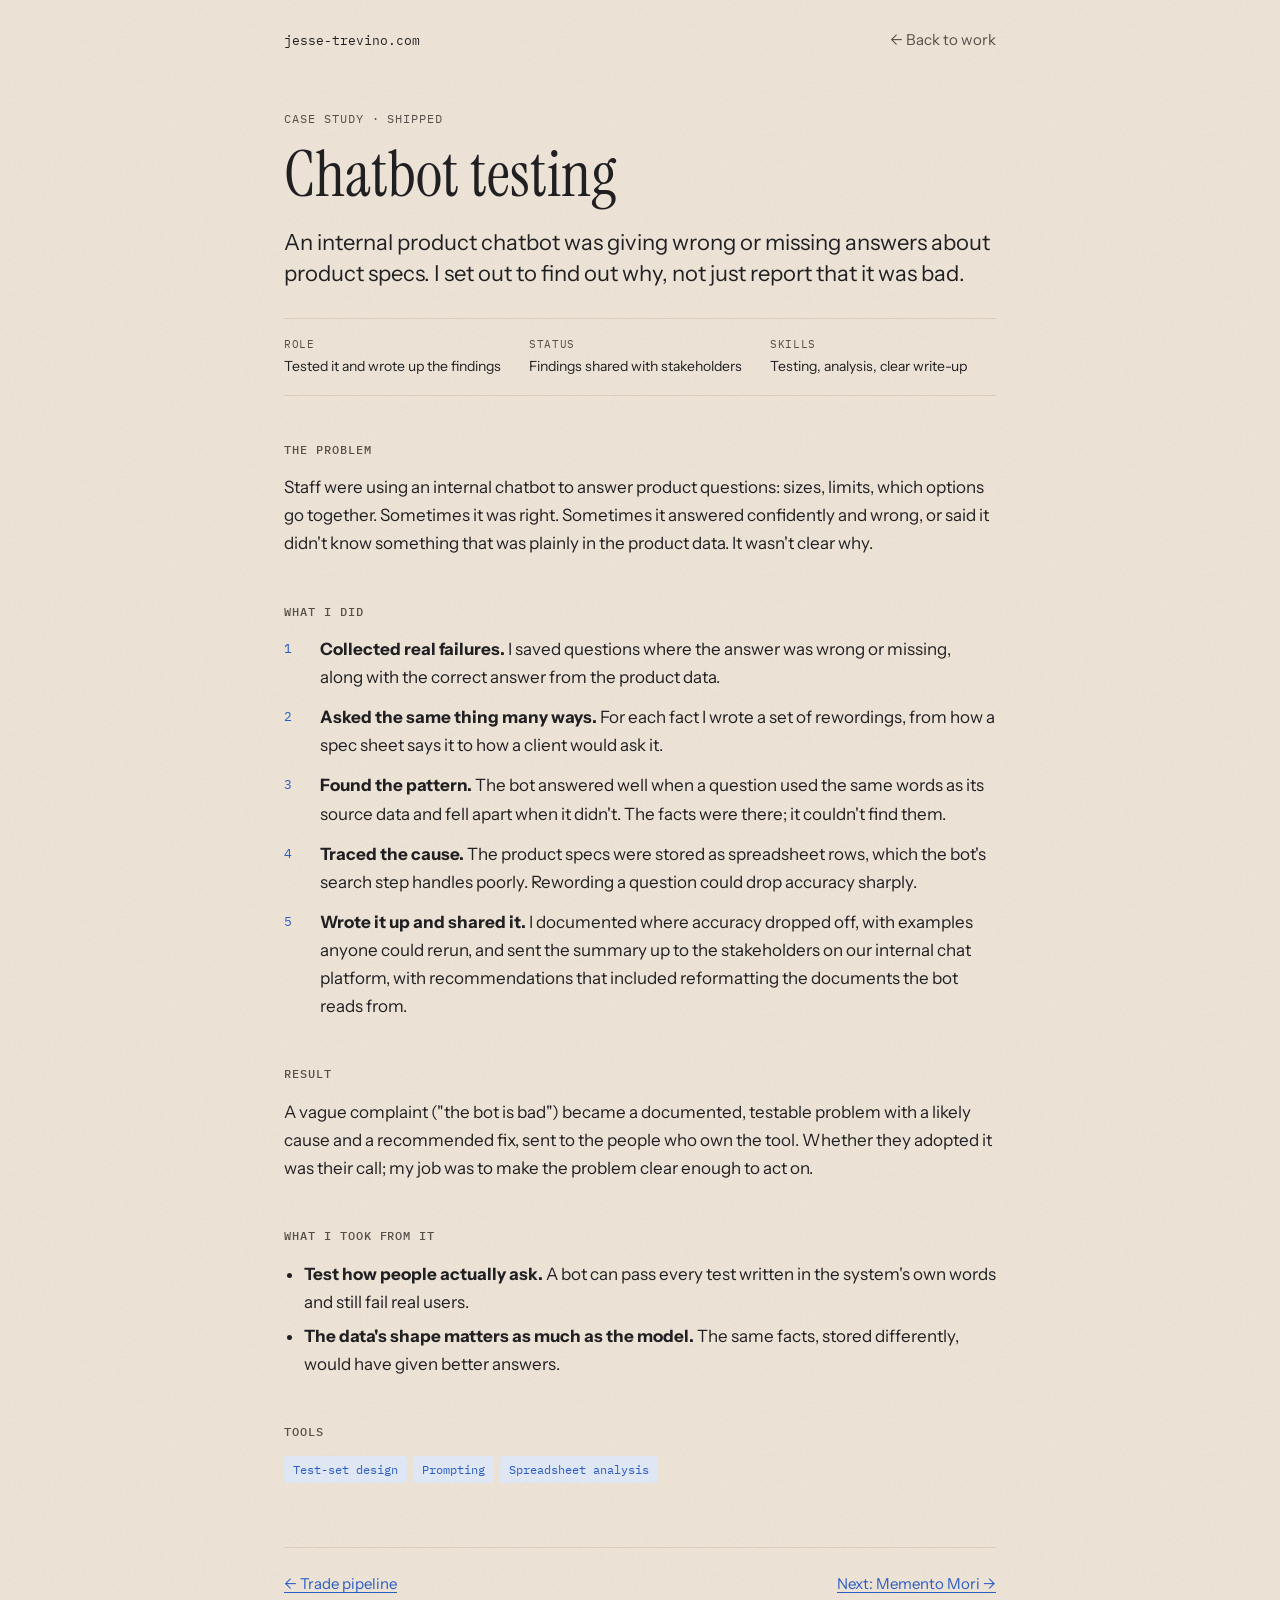
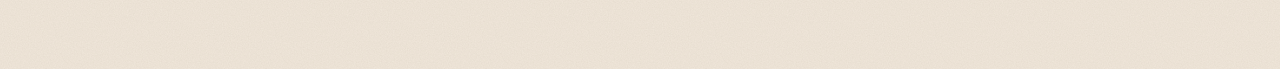
<file: work/chatbot-testing.html>
<!doctype html>
<html lang="en">
<head>
<meta charset="utf-8">
<meta name="viewport" content="width=device-width, initial-scale=1, viewport-fit=cover">
<title>Chatbot Testing · Jesse Trevino</title>
<meta name="description" content="Finding out why an internal product chatbot gave wrong answers, and showing where it broke.">
<link rel="preconnect" href="https://fonts.googleapis.com">
<link rel="preconnect" href="https://fonts.gstatic.com" crossorigin>
<link rel="stylesheet" href="https://fonts.googleapis.com/css2?family=Instrument+Serif&family=Instrument+Sans:wght@400;500;600&family=IBM+Plex+Mono:wght@400;500&display=swap">
<link rel="stylesheet" href="case.css">
</head>
<body>
<div class="wrap">
  <div class="top">
    <a class="mark" href="../">jesse-trevino.com</a>
    <a class="back" href="../#work">← Back to work</a>
  </div>

  <p class="eyebrow">Case study · Shipped</p>
  <h1>Chatbot testing</h1>
  <p class="lede">An internal product chatbot was giving wrong or missing answers about product specs. I set out to find out why, not just report that it was bad.</p>

  <dl class="meta">
    <div><dt>Role</dt><dd>Tested it and wrote up the findings</dd></div>
    <div><dt>Status</dt><dd>Findings shared with stakeholders</dd></div>
    <div><dt>Skills</dt><dd>Testing, analysis, clear write-up</dd></div>
  </dl>

  <h2>The problem</h2>
  <p>Staff were using an internal chatbot to answer product questions: sizes, limits, which options go together. Sometimes it was right. Sometimes it answered confidently and wrong, or said it didn't know something that was plainly in the product data. It wasn't clear why.</p>

  <h2>What I did</h2>
  <ol class="steps">
    <li><strong>Collected real failures.</strong> I saved questions where the answer was wrong or missing, along with the correct answer from the product data.</li>
    <li><strong>Asked the same thing many ways.</strong> For each fact I wrote a set of rewordings, from how a spec sheet says it to how a client would ask it.</li>
    <li><strong>Found the pattern.</strong> The bot answered well when a question used the same words as its source data and fell apart when it didn't. The facts were there; it couldn't find them.</li>
    <li><strong>Traced the cause.</strong> The product specs were stored as spreadsheet rows, which the bot's search step handles poorly. Rewording a question could drop accuracy sharply.</li>
    <li><strong>Wrote it up and shared it.</strong> I documented where accuracy dropped off, with examples anyone could rerun, and sent the summary up to the stakeholders on our internal chat platform, with recommendations that included reformatting the documents the bot reads from.</li>
  </ol>

  <h2>Result</h2>
  <p>A vague complaint ("the bot is bad") became a documented, testable problem with a likely cause and a recommended fix, sent to the people who own the tool. Whether they adopted it was their call; my job was to make the problem clear enough to act on.</p>

  <h2>What I took from it</h2>
  <ul class="plain">
    <li><strong>Test how people actually ask.</strong> A bot can pass every test written in the system's own words and still fail real users.</li>
    <li><strong>The data's shape matters as much as the model.</strong> The same facts, stored differently, would have given better answers.</li>
  </ul>

  <h2>Tools</h2>
  <div class="tools"><span>Test-set design</span><span>Prompting</span><span>Spreadsheet analysis</span></div>

  <div class="next">
    <a href="trade-pipeline.html">← Trade pipeline</a>
    <a href="memento.html">Next: Memento Mori →</a>
  </div>
</div>
</body>
</html>
</file>
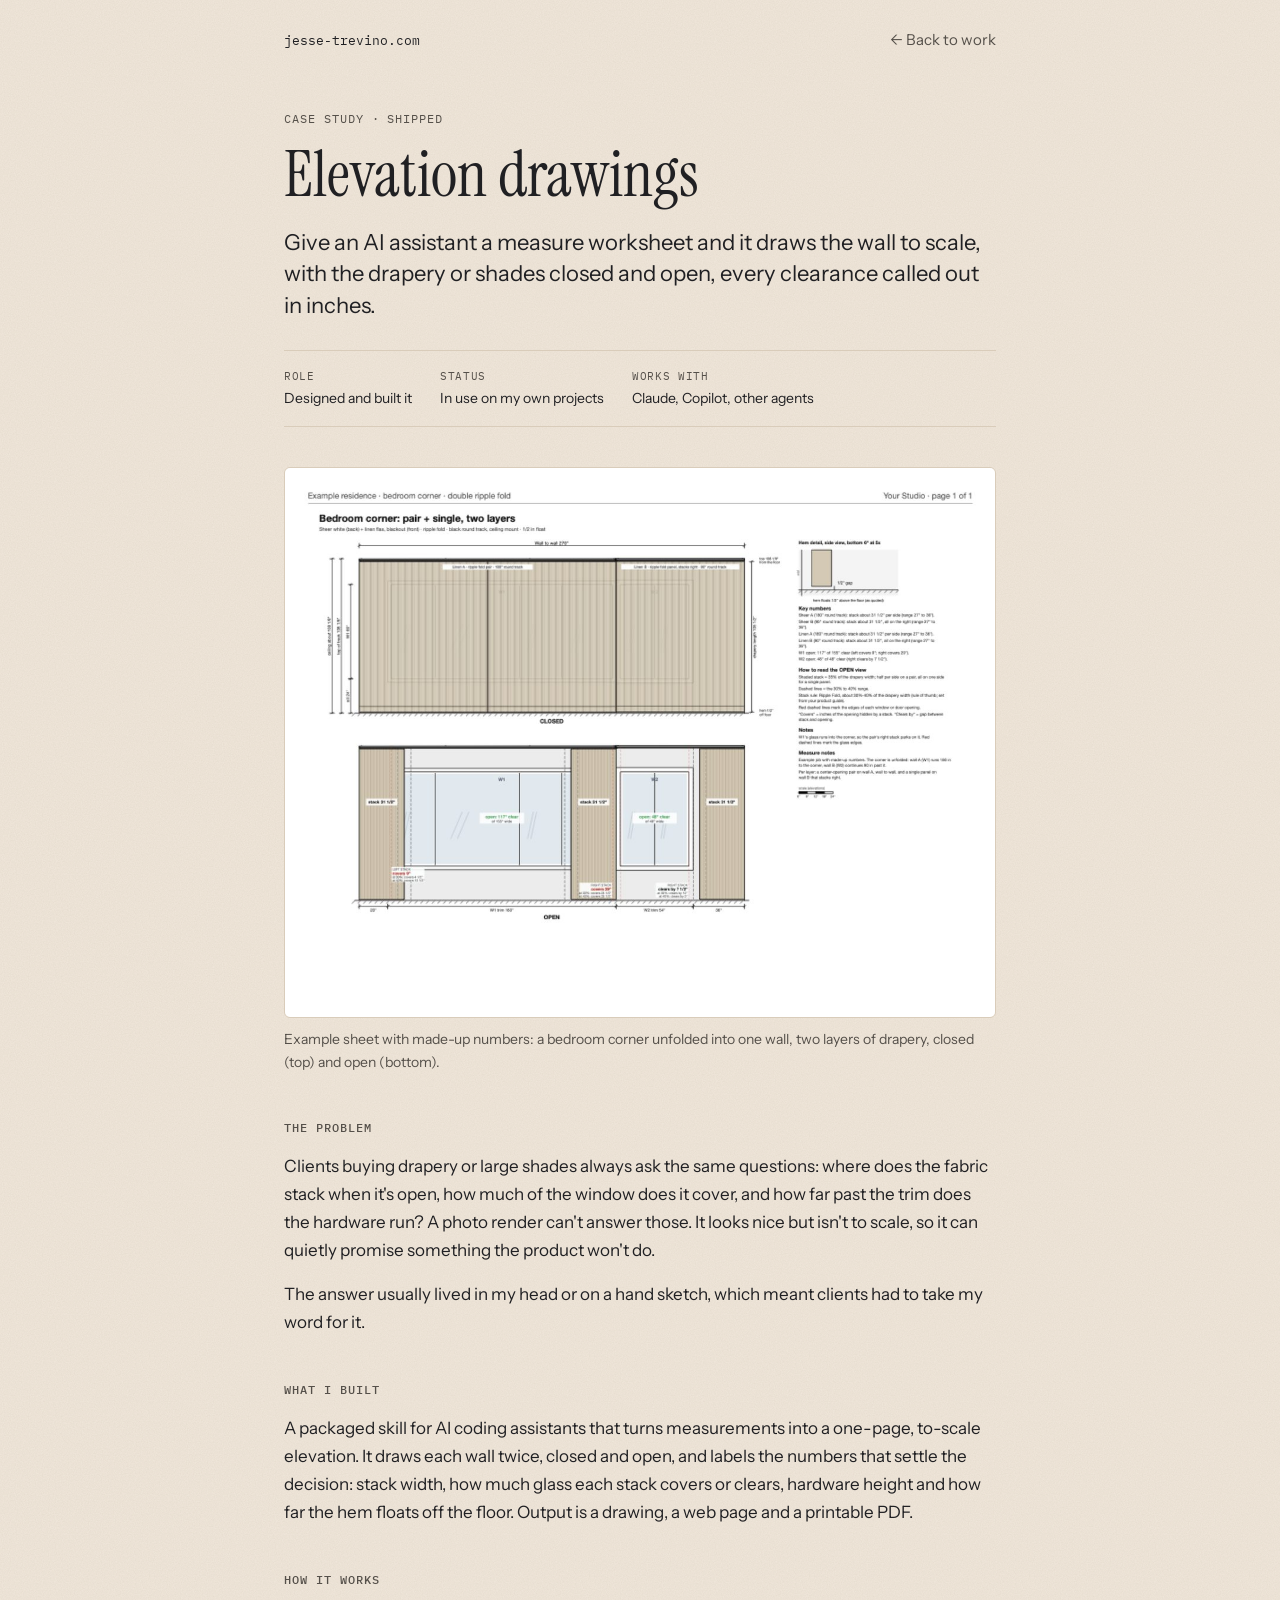
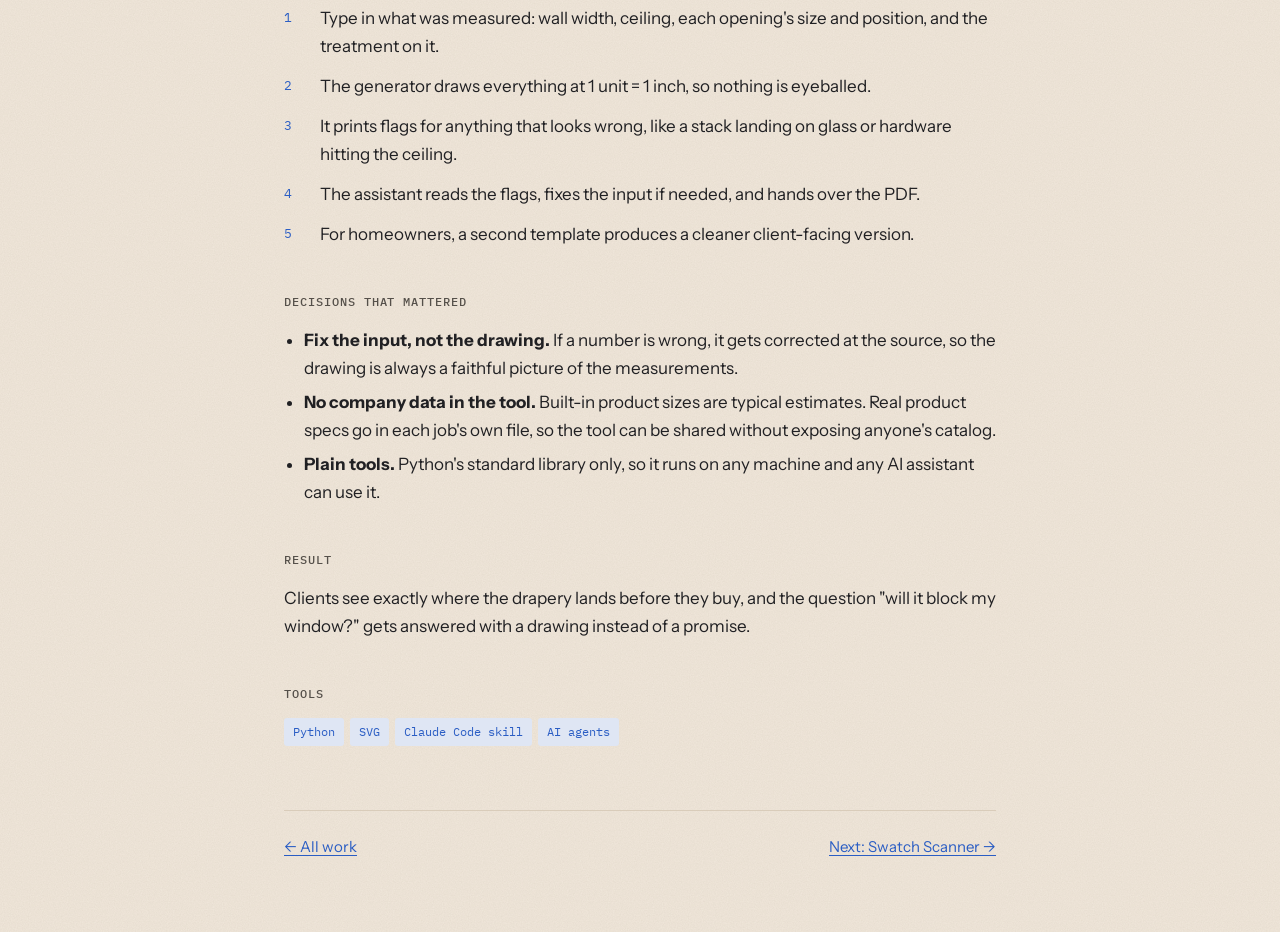
<file: work/elevations.html>
<!doctype html>
<html lang="en">
<head>
<meta charset="utf-8">
<meta name="viewport" content="width=device-width, initial-scale=1, viewport-fit=cover">
<title>Elevation Drawings · Jesse Trevino</title>
<meta name="description" content="An AI skill that turns window measurements into to-scale wall elevation drawings.">
<link rel="preconnect" href="https://fonts.googleapis.com">
<link rel="preconnect" href="https://fonts.gstatic.com" crossorigin>
<link rel="stylesheet" href="https://fonts.googleapis.com/css2?family=Instrument+Serif&family=Instrument+Sans:wght@400;500;600&family=IBM+Plex+Mono:wght@400;500&display=swap">
<link rel="stylesheet" href="case.css">
</head>
<body>
<div class="wrap">
  <div class="top">
    <a class="mark" href="../">jesse-trevino.com</a>
    <a class="back" href="../#work">← Back to work</a>
  </div>

  <p class="eyebrow">Case study · Shipped</p>
  <h1>Elevation drawings</h1>
  <p class="lede">Give an AI assistant a measure worksheet and it draws the wall to scale, with the drapery or shades closed and open, every clearance called out in inches.</p>

  <dl class="meta">
    <div><dt>Role</dt><dd>Designed and built it</dd></div>
    <div><dt>Status</dt><dd>In use on my own projects</dd></div>
    <div><dt>Works with</dt><dd>Claude, Copilot, other agents</dd></div>
  </dl>

  <figure>
    <img src="../img/elevation-example.jpg" alt="To-scale elevation of a bedroom corner: a drapery pair and a single panel shown closed on top and open below, with stack widths, glass covered and wall dimensions labeled in inches" width="1200" height="927">
    <figcaption>Example sheet with made-up numbers: a bedroom corner unfolded into one wall, two layers of drapery, closed (top) and open (bottom).</figcaption>
  </figure>

  <h2>The problem</h2>
  <p>Clients buying drapery or large shades always ask the same questions: where does the fabric stack when it's open, how much of the window does it cover, and how far past the trim does the hardware run? A photo render can't answer those. It looks nice but isn't to scale, so it can quietly promise something the product won't do.</p>
  <p>The answer usually lived in my head or on a hand sketch, which meant clients had to take my word for it.</p>

  <h2>What I built</h2>
  <p>A packaged skill for AI coding assistants that turns measurements into a one-page, to-scale elevation. It draws each wall twice, closed and open, and labels the numbers that settle the decision: stack width, how much glass each stack covers or clears, hardware height and how far the hem floats off the floor. Output is a drawing, a web page and a printable PDF.</p>

  <h2>How it works</h2>
  <ol class="steps">
    <li>Type in what was measured: wall width, ceiling, each opening's size and position, and the treatment on it.</li>
    <li>The generator draws everything at 1 unit = 1 inch, so nothing is eyeballed.</li>
    <li>It prints flags for anything that looks wrong, like a stack landing on glass or hardware hitting the ceiling.</li>
    <li>The assistant reads the flags, fixes the input if needed, and hands over the PDF.</li>
    <li>For homeowners, a second template produces a cleaner client-facing version.</li>
  </ol>

  <h2>Decisions that mattered</h2>
  <ul class="plain">
    <li><strong>Fix the input, not the drawing.</strong> If a number is wrong, it gets corrected at the source, so the drawing is always a faithful picture of the measurements.</li>
    <li><strong>No company data in the tool.</strong> Built-in product sizes are typical estimates. Real product specs go in each job's own file, so the tool can be shared without exposing anyone's catalog.</li>
    <li><strong>Plain tools.</strong> Python's standard library only, so it runs on any machine and any AI assistant can use it.</li>
  </ul>

  <h2>Result</h2>
  <p>Clients see exactly where the drapery lands before they buy, and the question "will it block my window?" gets answered with a drawing instead of a promise.</p>

  <h2>Tools</h2>
  <div class="tools"><span>Python</span><span>SVG</span><span>Claude Code skill</span><span>AI agents</span></div>

  <div class="next">
    <a href="../#work">← All work</a>
    <a href="swatch-scanner.html">Next: Swatch Scanner →</a>
  </div>
</div>
</body>
</html>
</file>
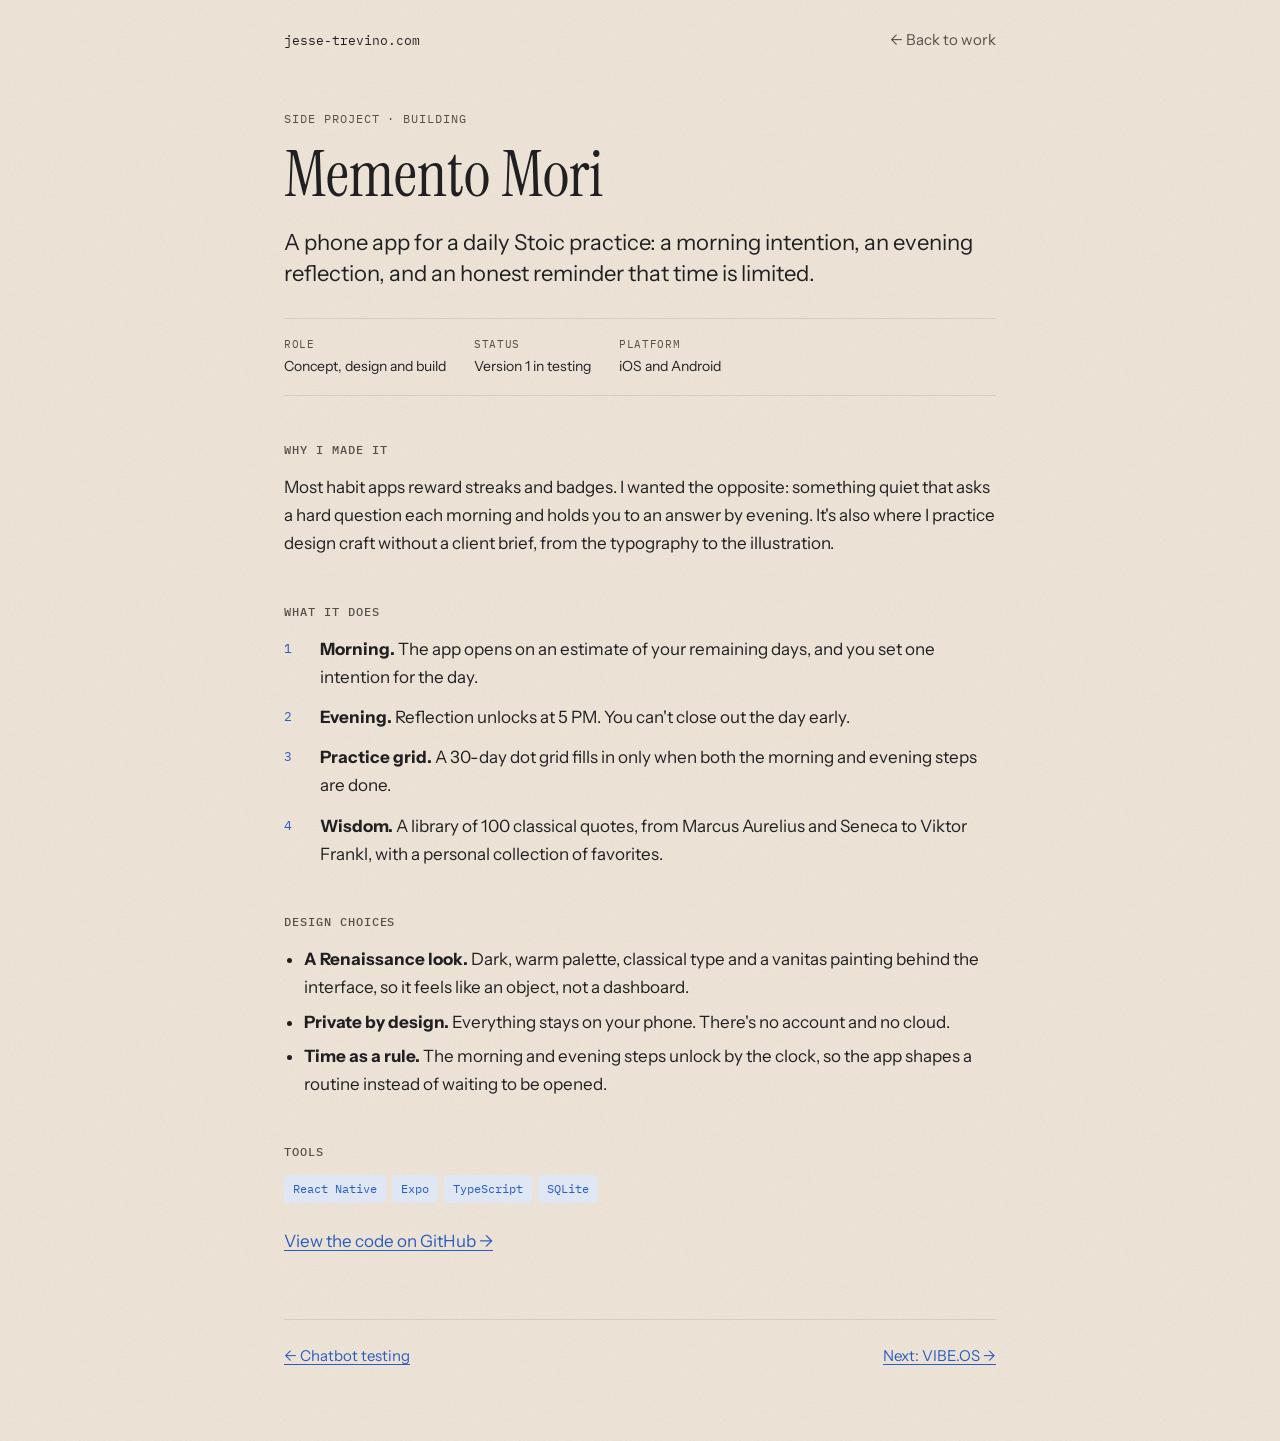
<file: work/memento.html>
<!doctype html>
<html lang="en">
<head>
<meta charset="utf-8">
<meta name="viewport" content="width=device-width, initial-scale=1, viewport-fit=cover">
<title>Memento Mori · Jesse Trevino</title>
<meta name="description" content="A personal mobile app: a daily Stoic practice with a Renaissance look.">
<link rel="preconnect" href="https://fonts.googleapis.com">
<link rel="preconnect" href="https://fonts.gstatic.com" crossorigin>
<link rel="stylesheet" href="https://fonts.googleapis.com/css2?family=Instrument+Serif&family=Instrument+Sans:wght@400;500;600&family=IBM+Plex+Mono:wght@400;500&display=swap">
<link rel="stylesheet" href="case.css">
</head>
<body>
<div class="wrap">
  <div class="top">
    <a class="mark" href="../">jesse-trevino.com</a>
    <a class="back" href="../#work">← Back to work</a>
  </div>

  <p class="eyebrow">Side project · Building</p>
  <h1>Memento Mori</h1>
  <p class="lede">A phone app for a daily Stoic practice: a morning intention, an evening reflection, and an honest reminder that time is limited.</p>

  <dl class="meta">
    <div><dt>Role</dt><dd>Concept, design and build</dd></div>
    <div><dt>Status</dt><dd>Version 1 in testing</dd></div>
    <div><dt>Platform</dt><dd>iOS and Android</dd></div>
  </dl>

  <h2>Why I made it</h2>
  <p>Most habit apps reward streaks and badges. I wanted the opposite: something quiet that asks a hard question each morning and holds you to an answer by evening. It's also where I practice design craft without a client brief, from the typography to the illustration.</p>

  <h2>What it does</h2>
  <ol class="steps">
    <li><strong>Morning.</strong> The app opens on an estimate of your remaining days, and you set one intention for the day.</li>
    <li><strong>Evening.</strong> Reflection unlocks at 5 PM. You can't close out the day early.</li>
    <li><strong>Practice grid.</strong> A 30-day dot grid fills in only when both the morning and evening steps are done.</li>
    <li><strong>Wisdom.</strong> A library of 100 classical quotes, from Marcus Aurelius and Seneca to Viktor Frankl, with a personal collection of favorites.</li>
  </ol>

  <h2>Design choices</h2>
  <ul class="plain">
    <li><strong>A Renaissance look.</strong> Dark, warm palette, classical type and a vanitas painting behind the interface, so it feels like an object, not a dashboard.</li>
    <li><strong>Private by design.</strong> Everything stays on your phone. There's no account and no cloud.</li>
    <li><strong>Time as a rule.</strong> The morning and evening steps unlock by the clock, so the app shapes a routine instead of waiting to be opened.</li>
  </ul>

  <h2>Tools</h2>
  <div class="tools"><span>React Native</span><span>Expo</span><span>TypeScript</span><span>SQLite</span></div>

  <p style="margin-top:24px"><a href="https://github.com/jesseinbrooklyn/Memento" rel="noopener">View the code on GitHub →</a></p>

  <div class="next">
    <a href="chatbot-testing.html">← Chatbot testing</a>
    <a href="vibe-os.html">Next: VIBE.OS →</a>
  </div>
</div>
</body>
</html>
</file>
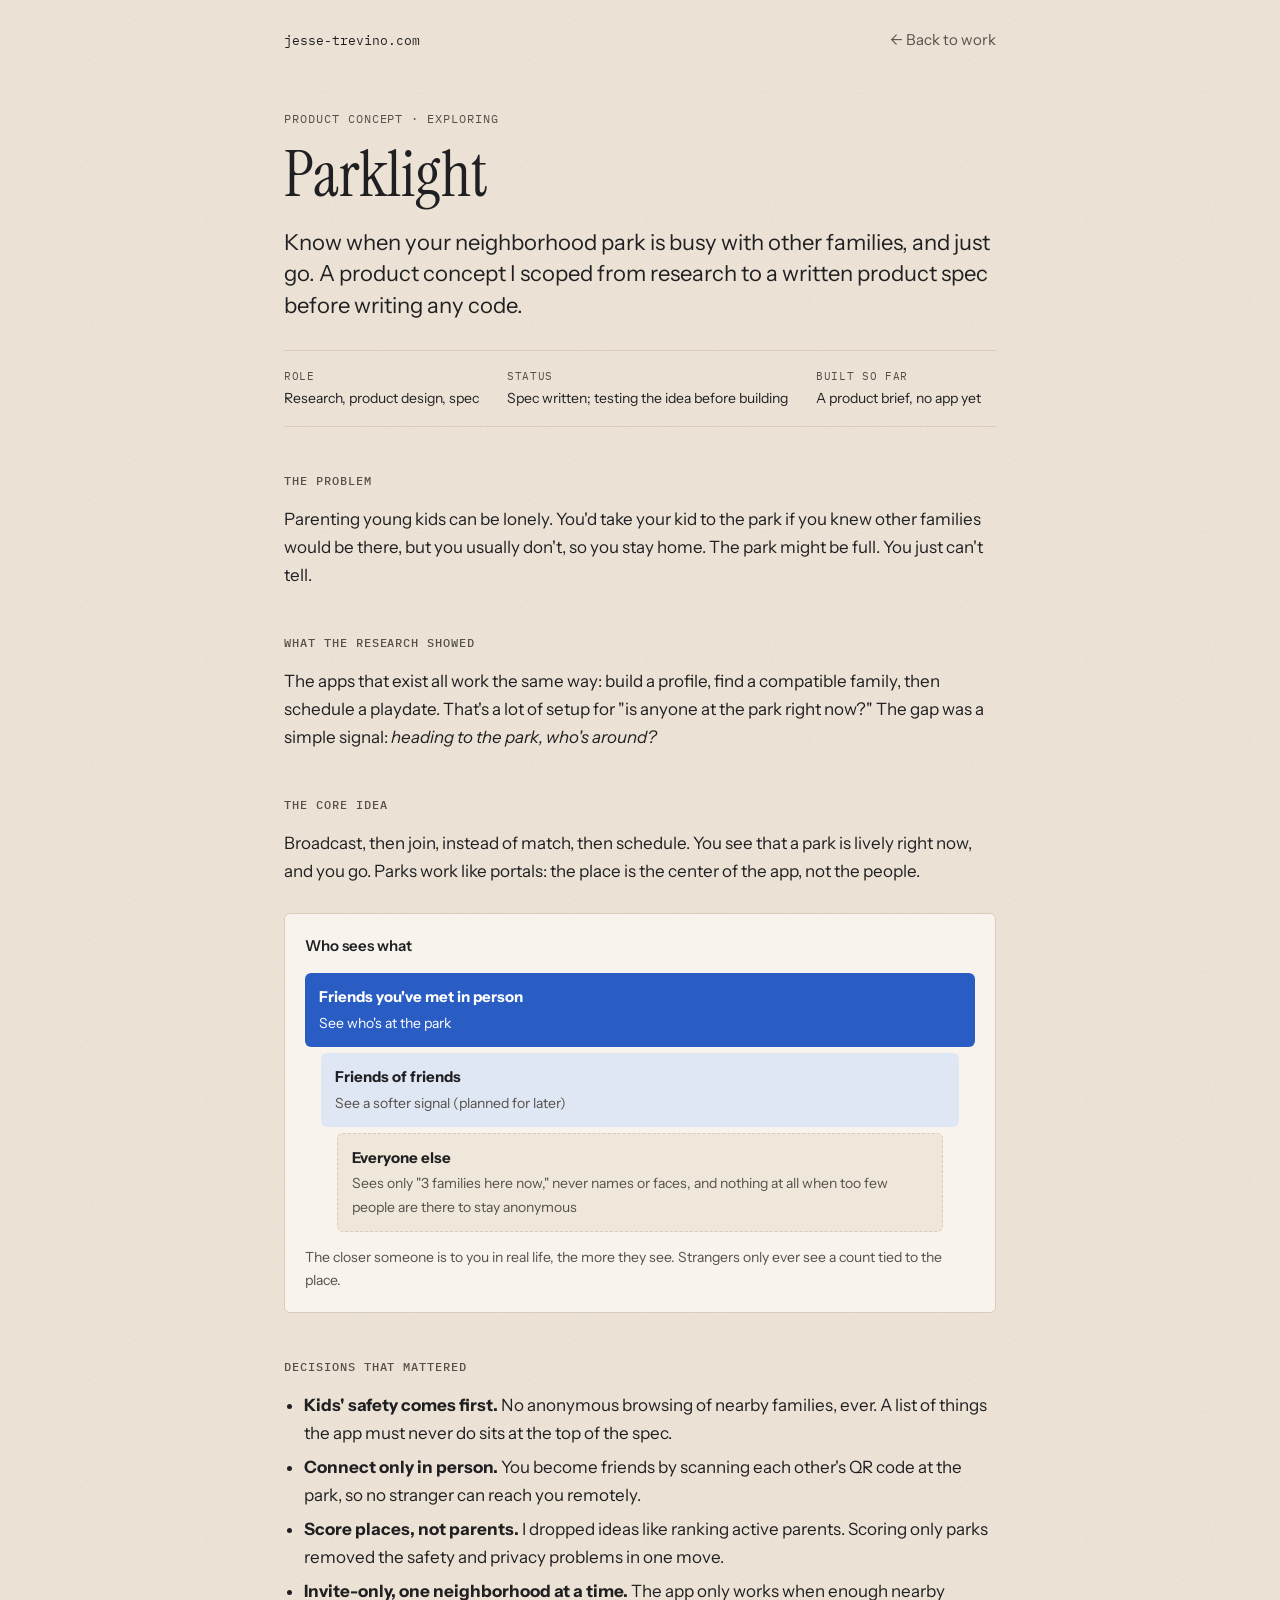
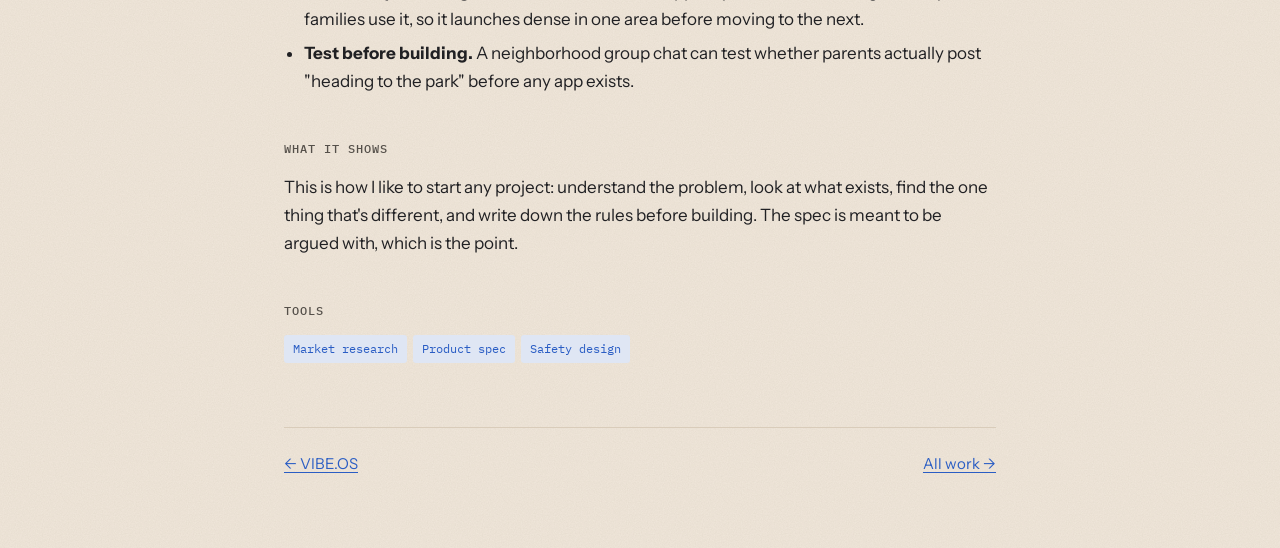
<file: work/parklight.html>
<!doctype html>
<html lang="en">
<head>
<meta charset="utf-8">
<meta name="viewport" content="width=device-width, initial-scale=1, viewport-fit=cover">
<title>Parklight · Jesse Trevino</title>
<meta name="description" content="A product concept: know when your neighborhood park is busy with other families, and just go.">
<link rel="preconnect" href="https://fonts.googleapis.com">
<link rel="preconnect" href="https://fonts.gstatic.com" crossorigin>
<link rel="stylesheet" href="https://fonts.googleapis.com/css2?family=Instrument+Serif&family=Instrument+Sans:wght@400;500;600&family=IBM+Plex+Mono:wght@400;500&display=swap">
<link rel="stylesheet" href="case.css">
</head>
<body>
<div class="wrap">
  <div class="top">
    <a class="mark" href="../">jesse-trevino.com</a>
    <a class="back" href="../#work">← Back to work</a>
  </div>

  <p class="eyebrow">Product concept · Exploring</p>
  <h1>Parklight</h1>
  <p class="lede">Know when your neighborhood park is busy with other families, and just go. A product concept I scoped from research to a written product spec before writing any code.</p>

  <dl class="meta">
    <div><dt>Role</dt><dd>Research, product design, spec</dd></div>
    <div><dt>Status</dt><dd>Spec written; testing the idea before building</dd></div>
    <div><dt>Built so far</dt><dd>A product brief, no app yet</dd></div>
  </dl>

  <h2>The problem</h2>
  <p>Parenting young kids can be lonely. You'd take your kid to the park if you knew other families would be there, but you usually don't, so you stay home. The park might be full. You just can't tell.</p>

  <h2>What the research showed</h2>
  <p>The apps that exist all work the same way: build a profile, find a compatible family, then schedule a playdate. That's a lot of setup for "is anyone at the park right now?" The gap was a simple signal: <em>heading to the park, who's around?</em></p>

  <h2>The core idea</h2>
  <p>Broadcast, then join, instead of match, then schedule. You see that a park is lively right now, and you go. Parks work like portals: the place is the center of the app, not the people.</p>

  <figure class="viz" aria-labelledby="rings-cap">
    <p class="viz-title">Who sees what</p>
    <ol class="rings">
      <li class="ring r1"><b>Friends you've met in person</b><span>See who's at the park</span></li>
      <li class="ring r2"><b>Friends of friends</b><span>See a softer signal (planned for later)</span></li>
      <li class="ring r3"><b>Everyone else</b><span>Sees only "3 families here now," never names or faces, and nothing at all when too few people are there to stay anonymous</span></li>
    </ol>
    <figcaption id="rings-cap">The closer someone is to you in real life, the more they see. Strangers only ever see a count tied to the place.</figcaption>
  </figure>

  <h2>Decisions that mattered</h2>
  <ul class="plain">
    <li><strong>Kids' safety comes first.</strong> No anonymous browsing of nearby families, ever. A list of things the app must never do sits at the top of the spec.</li>
    <li><strong>Connect only in person.</strong> You become friends by scanning each other's QR code at the park, so no stranger can reach you remotely.</li>
    <li><strong>Score places, not parents.</strong> I dropped ideas like ranking active parents. Scoring only parks removed the safety and privacy problems in one move.</li>
    <li><strong>Invite-only, one neighborhood at a time.</strong> The app only works when enough nearby families use it, so it launches dense in one area before moving to the next.</li>
    <li><strong>Test before building.</strong> A neighborhood group chat can test whether parents actually post "heading to the park" before any app exists.</li>
  </ul>

  <h2>What it shows</h2>
  <p>This is how I like to start any project: understand the problem, look at what exists, find the one thing that's different, and write down the rules before building. The spec is meant to be argued with, which is the point.</p>

  <h2>Tools</h2>
  <div class="tools"><span>Market research</span><span>Product spec</span><span>Safety design</span></div>

  <div class="next">
    <a href="vibe-os.html">← VIBE.OS</a>
    <a href="../#work">All work →</a>
  </div>
</div>
</body>
</html>
</file>
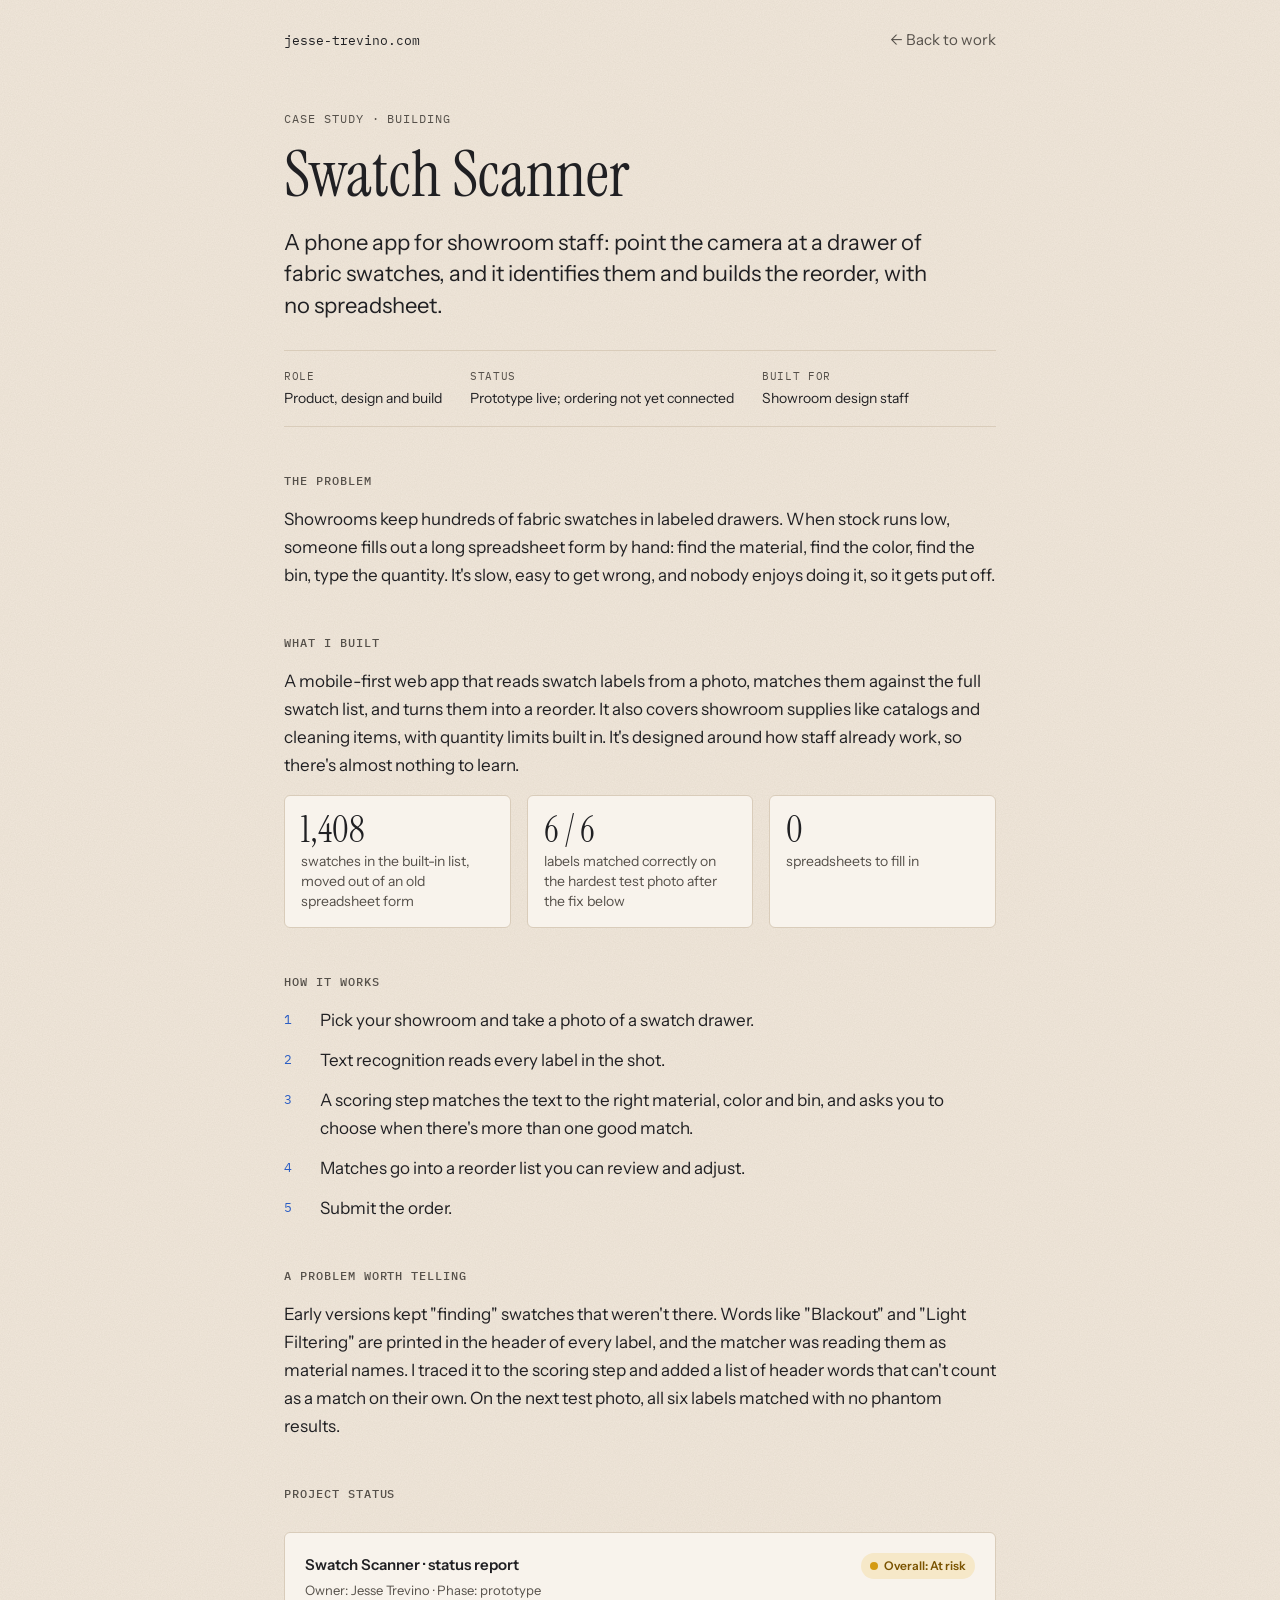
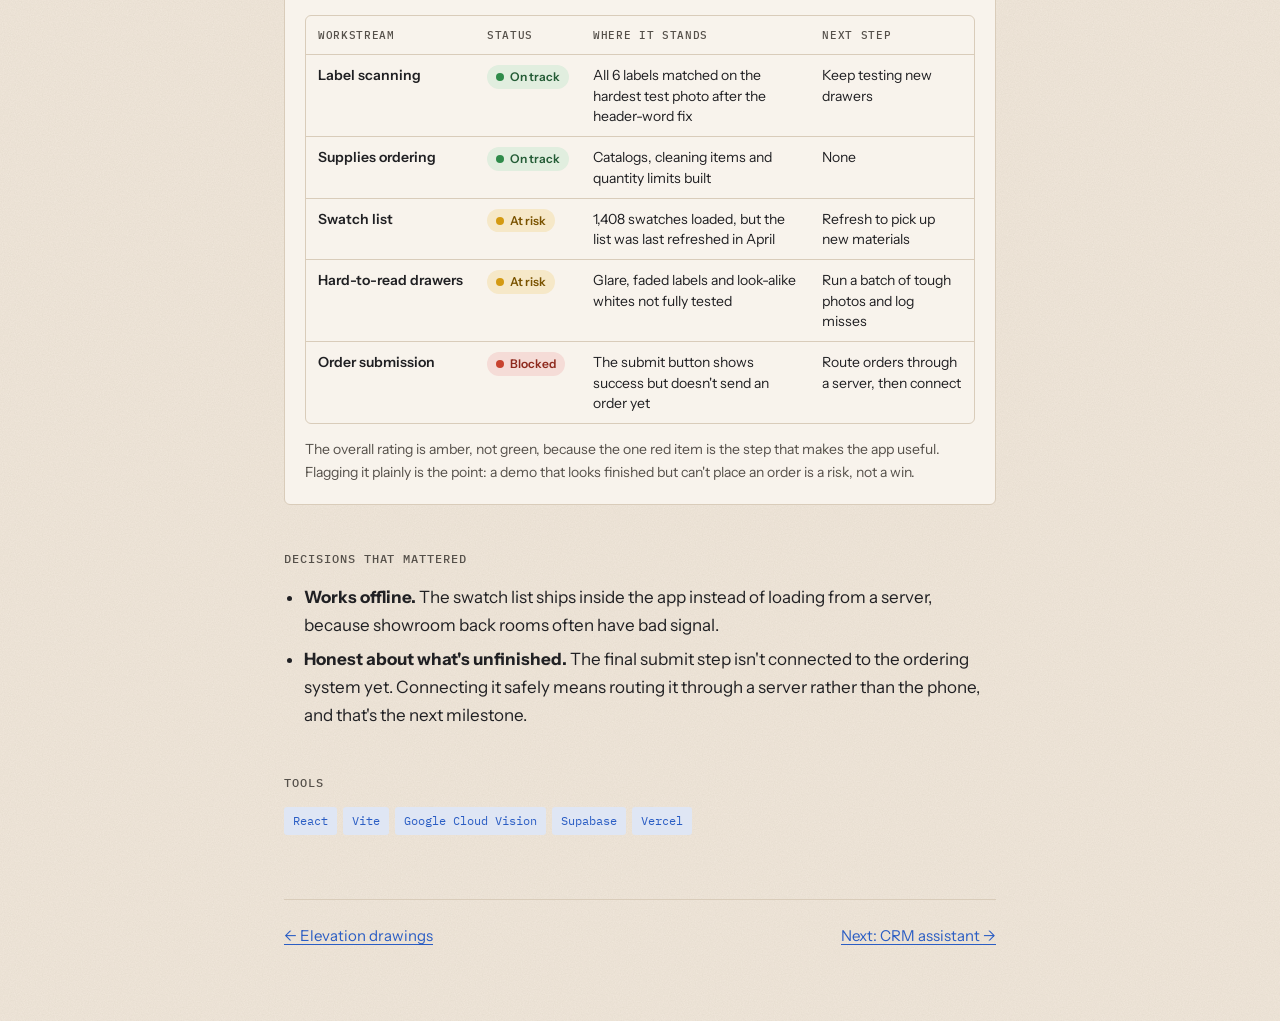
<file: work/swatch-scanner.html>
<!doctype html>
<html lang="en">
<head>
<meta charset="utf-8">
<meta name="viewport" content="width=device-width, initial-scale=1, viewport-fit=cover">
<title>Swatch Scanner · Jesse Trevino</title>
<meta name="description" content="A mobile app that replaces a spreadsheet swatch and supply ordering process with a camera scan.">
<link rel="preconnect" href="https://fonts.googleapis.com">
<link rel="preconnect" href="https://fonts.gstatic.com" crossorigin>
<link rel="stylesheet" href="https://fonts.googleapis.com/css2?family=Instrument+Serif&family=Instrument+Sans:wght@400;500;600&family=IBM+Plex+Mono:wght@400;500&display=swap">
<link rel="stylesheet" href="case.css">
</head>
<body>
<div class="wrap">
  <div class="top">
    <a class="mark" href="../">jesse-trevino.com</a>
    <a class="back" href="../#work">← Back to work</a>
  </div>

  <p class="eyebrow">Case study · Building</p>
  <h1>Swatch Scanner</h1>
  <p class="lede">A phone app for showroom staff: point the camera at a drawer of fabric swatches, and it identifies them and builds the reorder, with no spreadsheet.</p>

  <dl class="meta">
    <div><dt>Role</dt><dd>Product, design and build</dd></div>
    <div><dt>Status</dt><dd>Prototype live; ordering not yet connected</dd></div>
    <div><dt>Built for</dt><dd>Showroom design staff</dd></div>
  </dl>

  <h2>The problem</h2>
  <p>Showrooms keep hundreds of fabric swatches in labeled drawers. When stock runs low, someone fills out a long spreadsheet form by hand: find the material, find the color, find the bin, type the quantity. It's slow, easy to get wrong, and nobody enjoys doing it, so it gets put off.</p>

  <h2>What I built</h2>
  <p>A mobile-first web app that reads swatch labels from a photo, matches them against the full swatch list, and turns them into a reorder. It also covers showroom supplies like catalogs and cleaning items, with quantity limits built in. It's designed around how staff already work, so there's almost nothing to learn.</p>

  <div class="stats">
    <div class="stat"><b>1,408</b><span>swatches in the built-in list, moved out of an old spreadsheet form</span></div>
    <div class="stat"><b>6 / 6</b><span>labels matched correctly on the hardest test photo after the fix below</span></div>
    <div class="stat"><b>0</b><span>spreadsheets to fill in</span></div>
  </div>

  <h2>How it works</h2>
  <ol class="steps">
    <li>Pick your showroom and take a photo of a swatch drawer.</li>
    <li>Text recognition reads every label in the shot.</li>
    <li>A scoring step matches the text to the right material, color and bin, and asks you to choose when there's more than one good match.</li>
    <li>Matches go into a reorder list you can review and adjust.</li>
    <li>Submit the order.</li>
  </ol>

  <h2>A problem worth telling</h2>
  <p>Early versions kept "finding" swatches that weren't there. Words like "Blackout" and "Light Filtering" are printed in the header of every label, and the matcher was reading them as material names. I traced it to the scoring step and added a list of header words that can't count as a match on their own. On the next test photo, all six labels matched with no phantom results.</p>

  <h2>Project status</h2>
  <figure class="viz status-report" aria-labelledby="sr-cap">
    <div class="sr-head">
      <div><p class="viz-title">Swatch Scanner · status report</p><p class="sr-sub">Owner: Jesse Trevino · Phase: prototype</p></div>
      <span class="rag rag-amber">Overall: At risk</span>
    </div>
    <div class="tbl-wrap">
      <table class="sr-table">
        <thead><tr><th scope="col">Workstream</th><th scope="col">Status</th><th scope="col">Where it stands</th><th scope="col">Next step</th></tr></thead>
        <tbody>
          <tr><td>Label scanning</td><td><span class="rag rag-green">On track</span></td><td>All 6 labels matched on the hardest test photo after the header-word fix</td><td>Keep testing new drawers</td></tr>
          <tr><td>Supplies ordering</td><td><span class="rag rag-green">On track</span></td><td>Catalogs, cleaning items and quantity limits built</td><td>None</td></tr>
          <tr><td>Swatch list</td><td><span class="rag rag-amber">At risk</span></td><td>1,408 swatches loaded, but the list was last refreshed in April</td><td>Refresh to pick up new materials</td></tr>
          <tr><td>Hard-to-read drawers</td><td><span class="rag rag-amber">At risk</span></td><td>Glare, faded labels and look-alike whites not fully tested</td><td>Run a batch of tough photos and log misses</td></tr>
          <tr><td>Order submission</td><td><span class="rag rag-red">Blocked</span></td><td>The submit button shows success but doesn't send an order yet</td><td>Route orders through a server, then connect</td></tr>
        </tbody>
      </table>
    </div>
    <figcaption id="sr-cap">The overall rating is amber, not green, because the one red item is the step that makes the app useful. Flagging it plainly is the point: a demo that looks finished but can't place an order is a risk, not a win.</figcaption>
  </figure>

  <h2>Decisions that mattered</h2>
  <ul class="plain">
    <li><strong>Works offline.</strong> The swatch list ships inside the app instead of loading from a server, because showroom back rooms often have bad signal.</li>
    <li><strong>Honest about what's unfinished.</strong> The final submit step isn't connected to the ordering system yet. Connecting it safely means routing it through a server rather than the phone, and that's the next milestone.</li>
  </ul>

  <h2>Tools</h2>
  <div class="tools"><span>React</span><span>Vite</span><span>Google Cloud Vision</span><span>Supabase</span><span>Vercel</span></div>

  <div class="next">
    <a href="elevations.html">← Elevation drawings</a>
    <a href="admin-assistant.html">Next: CRM assistant →</a>
  </div>
</div>
</body>
</html>
</file>
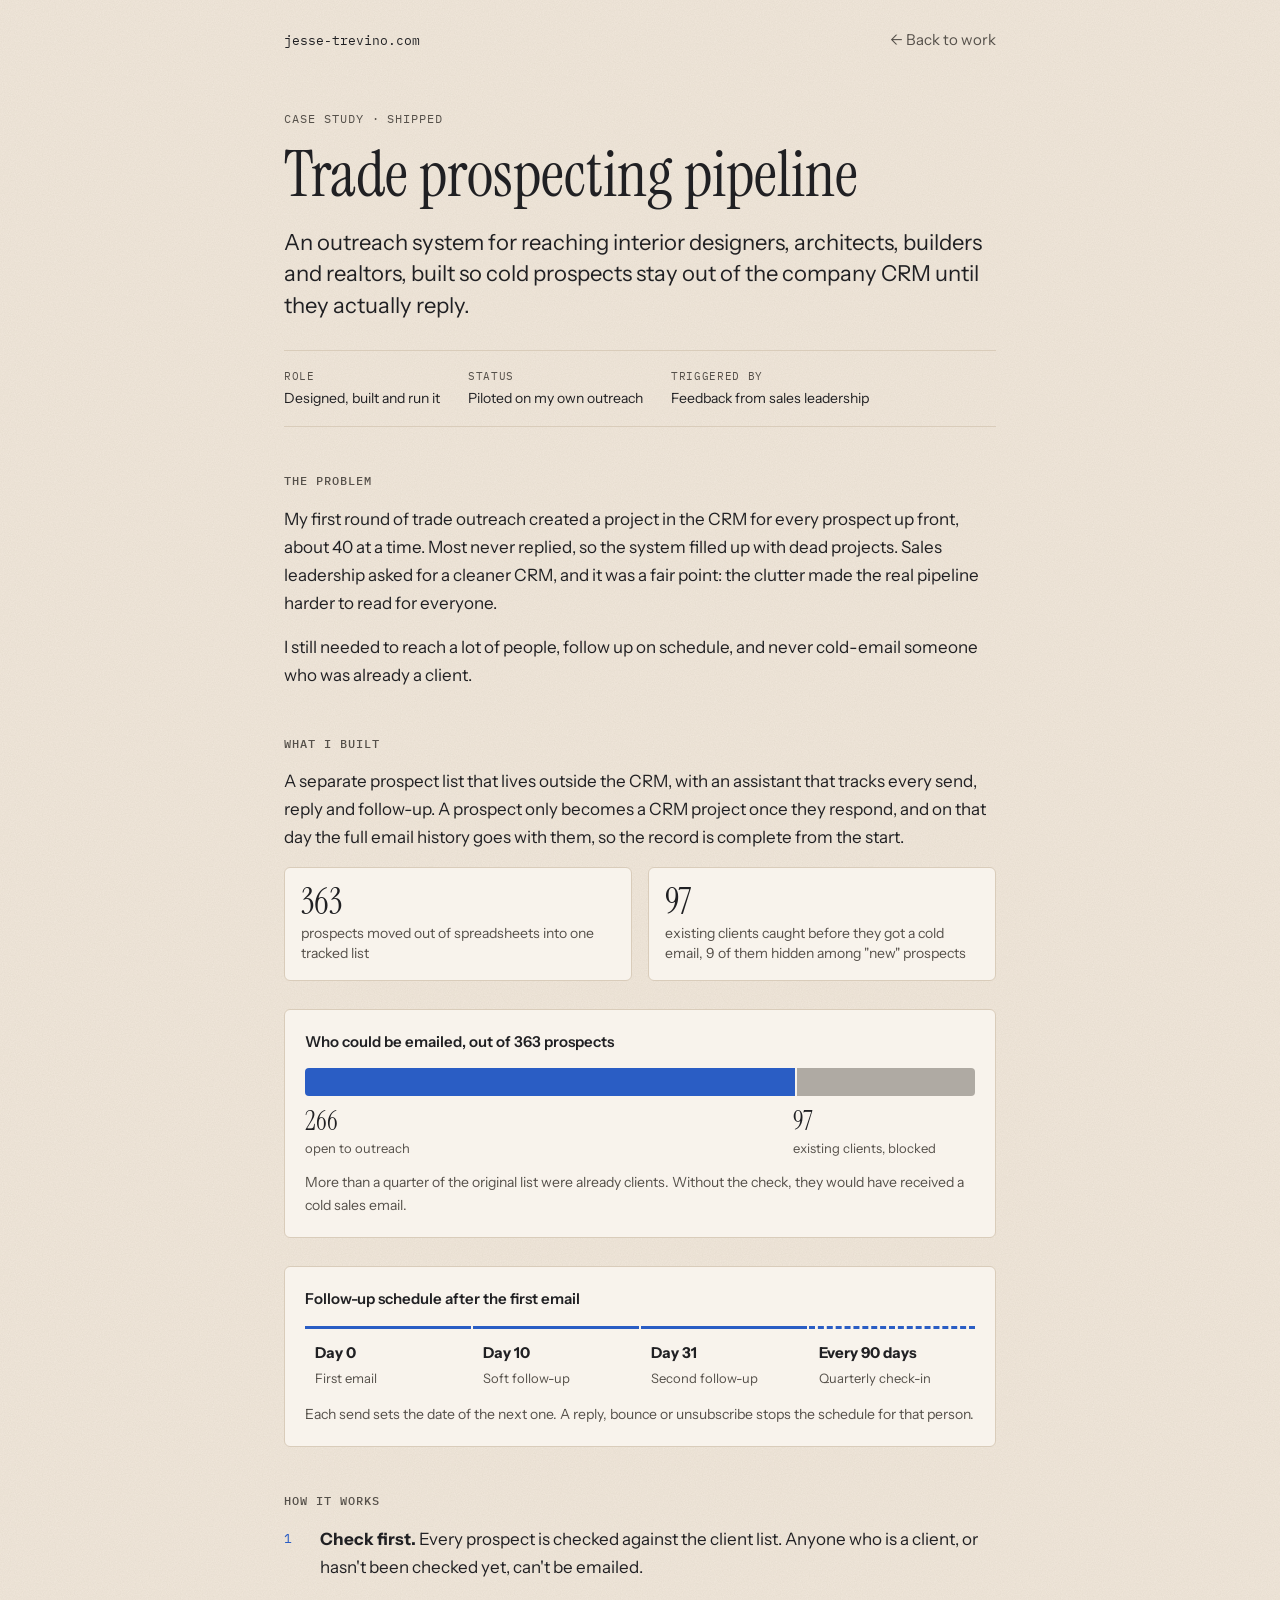
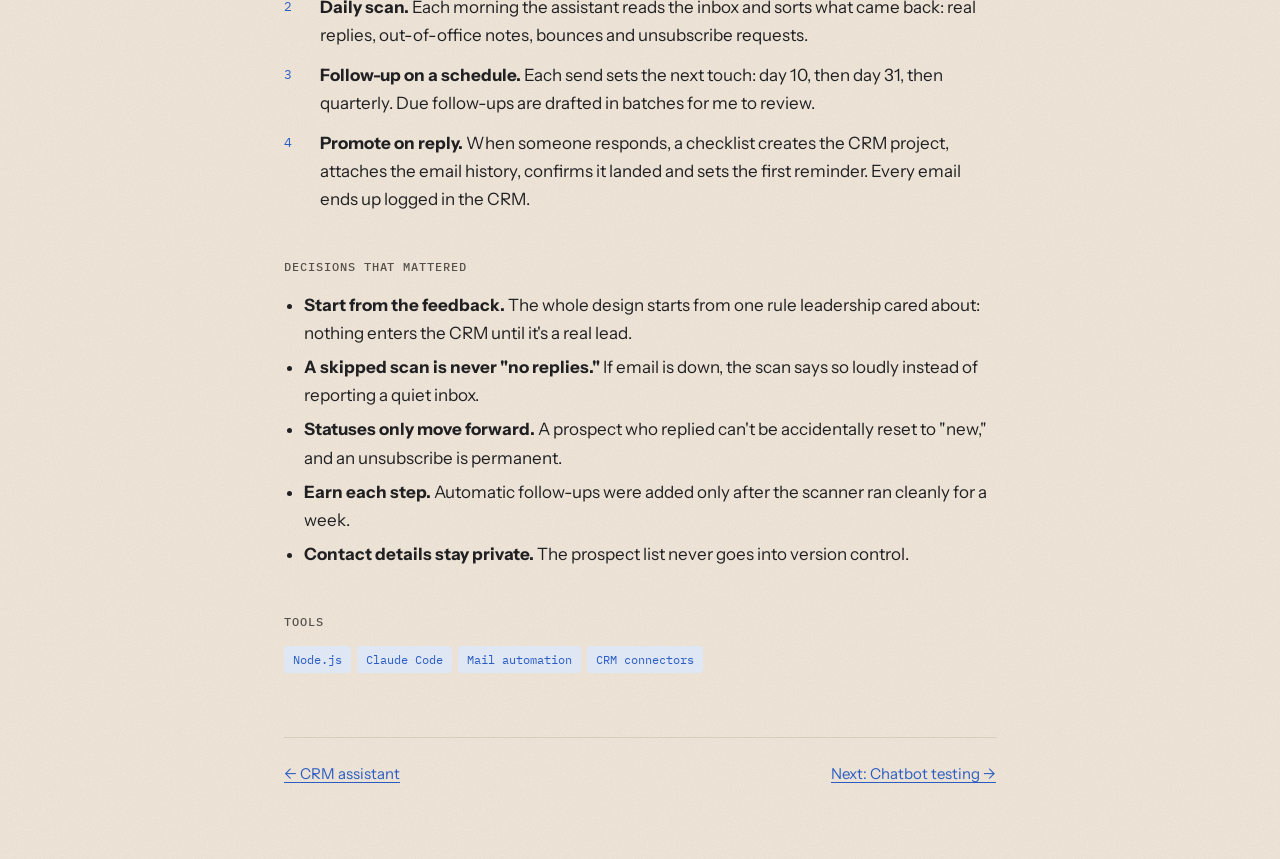
<file: work/trade-pipeline.html>
<!doctype html>
<html lang="en">
<head>
<meta charset="utf-8">
<meta name="viewport" content="width=device-width, initial-scale=1, viewport-fit=cover">
<title>Trade Prospecting Pipeline · Jesse Trevino</title>
<meta name="description" content="An AI-assisted outreach pipeline that keeps cold prospects out of the CRM until they reply.">
<link rel="preconnect" href="https://fonts.googleapis.com">
<link rel="preconnect" href="https://fonts.gstatic.com" crossorigin>
<link rel="stylesheet" href="https://fonts.googleapis.com/css2?family=Instrument+Serif&family=Instrument+Sans:wght@400;500;600&family=IBM+Plex+Mono:wght@400;500&display=swap">
<link rel="stylesheet" href="case.css">
</head>
<body>
<div class="wrap">
  <div class="top">
    <a class="mark" href="../">jesse-trevino.com</a>
    <a class="back" href="../#work">← Back to work</a>
  </div>

  <p class="eyebrow">Case study · Shipped</p>
  <h1>Trade prospecting pipeline</h1>
  <p class="lede">An outreach system for reaching interior designers, architects, builders and realtors, built so cold prospects stay out of the company CRM until they actually reply.</p>

  <dl class="meta">
    <div><dt>Role</dt><dd>Designed, built and run it</dd></div>
    <div><dt>Status</dt><dd>Piloted on my own outreach</dd></div>
    <div><dt>Triggered by</dt><dd>Feedback from sales leadership</dd></div>
  </dl>

  <h2>The problem</h2>
  <p>My first round of trade outreach created a project in the CRM for every prospect up front, about 40 at a time. Most never replied, so the system filled up with dead projects. Sales leadership asked for a cleaner CRM, and it was a fair point: the clutter made the real pipeline harder to read for everyone.</p>
  <p>I still needed to reach a lot of people, follow up on schedule, and never cold-email someone who was already a client.</p>

  <h2>What I built</h2>
  <p>A separate prospect list that lives outside the CRM, with an assistant that tracks every send, reply and follow-up. A prospect only becomes a CRM project once they respond, and on that day the full email history goes with them, so the record is complete from the start.</p>

  <div class="stats" style="grid-template-columns:repeat(auto-fit, minmax(200px, 1fr))">
    <div class="stat"><b>363</b><span>prospects moved out of spreadsheets into one tracked list</span></div>
    <div class="stat"><b>97</b><span>existing clients caught before they got a cold email, 9 of them hidden among "new" prospects</span></div>
  </div>

  <figure class="viz" aria-labelledby="split-cap">
    <p class="viz-title">Who could be emailed, out of 363 prospects</p>
    <div class="split" role="img" aria-label="266 prospects open to outreach, 97 blocked as existing clients">
      <div class="seg seg-open" style="flex:266" title="Open to outreach: 266 (73%)"></div>
      <div class="seg seg-blocked" style="flex:97" title="Existing clients, blocked: 97 (27%)"></div>
    </div>
    <div class="split-labels">
      <span style="flex:266"><b>266</b> open to outreach</span>
      <span style="flex:97"><b>97</b> existing clients, blocked</span>
    </div>
    <figcaption id="split-cap">More than a quarter of the original list were already clients. Without the check, they would have received a cold sales email.</figcaption>
  </figure>

  <figure class="viz" aria-labelledby="cad-cap">
    <p class="viz-title">Follow-up schedule after the first email</p>
    <ol class="cadence">
      <li><b>Day 0</b><span>First email</span></li>
      <li><b>Day 10</b><span>Soft follow-up</span></li>
      <li><b>Day 31</b><span>Second follow-up</span></li>
      <li><b>Every 90 days</b><span>Quarterly check-in</span></li>
    </ol>
    <figcaption id="cad-cap">Each send sets the date of the next one. A reply, bounce or unsubscribe stops the schedule for that person.</figcaption>
  </figure>

  <h2>How it works</h2>
  <ol class="steps">
    <li><strong>Check first.</strong> Every prospect is checked against the client list. Anyone who is a client, or hasn't been checked yet, can't be emailed.</li>
    <li><strong>Daily scan.</strong> Each morning the assistant reads the inbox and sorts what came back: real replies, out-of-office notes, bounces and unsubscribe requests.</li>
    <li><strong>Follow-up on a schedule.</strong> Each send sets the next touch: day 10, then day 31, then quarterly. Due follow-ups are drafted in batches for me to review.</li>
    <li><strong>Promote on reply.</strong> When someone responds, a checklist creates the CRM project, attaches the email history, confirms it landed and sets the first reminder. Every email ends up logged in the CRM.</li>
  </ol>

  <h2>Decisions that mattered</h2>
  <ul class="plain">
    <li><strong>Start from the feedback.</strong> The whole design starts from one rule leadership cared about: nothing enters the CRM until it's a real lead.</li>
    <li><strong>A skipped scan is never "no replies."</strong> If email is down, the scan says so loudly instead of reporting a quiet inbox.</li>
    <li><strong>Statuses only move forward.</strong> A prospect who replied can't be accidentally reset to "new," and an unsubscribe is permanent.</li>
    <li><strong>Earn each step.</strong> Automatic follow-ups were added only after the scanner ran cleanly for a week.</li>
    <li><strong>Contact details stay private.</strong> The prospect list never goes into version control.</li>
  </ul>

  <h2>Tools</h2>
  <div class="tools"><span>Node.js</span><span>Claude Code</span><span>Mail automation</span><span>CRM connectors</span></div>

  <div class="next">
    <a href="admin-assistant.html">← CRM assistant</a>
    <a href="chatbot-testing.html">Next: Chatbot testing →</a>
  </div>
</div>
</body>
</html>
</file>
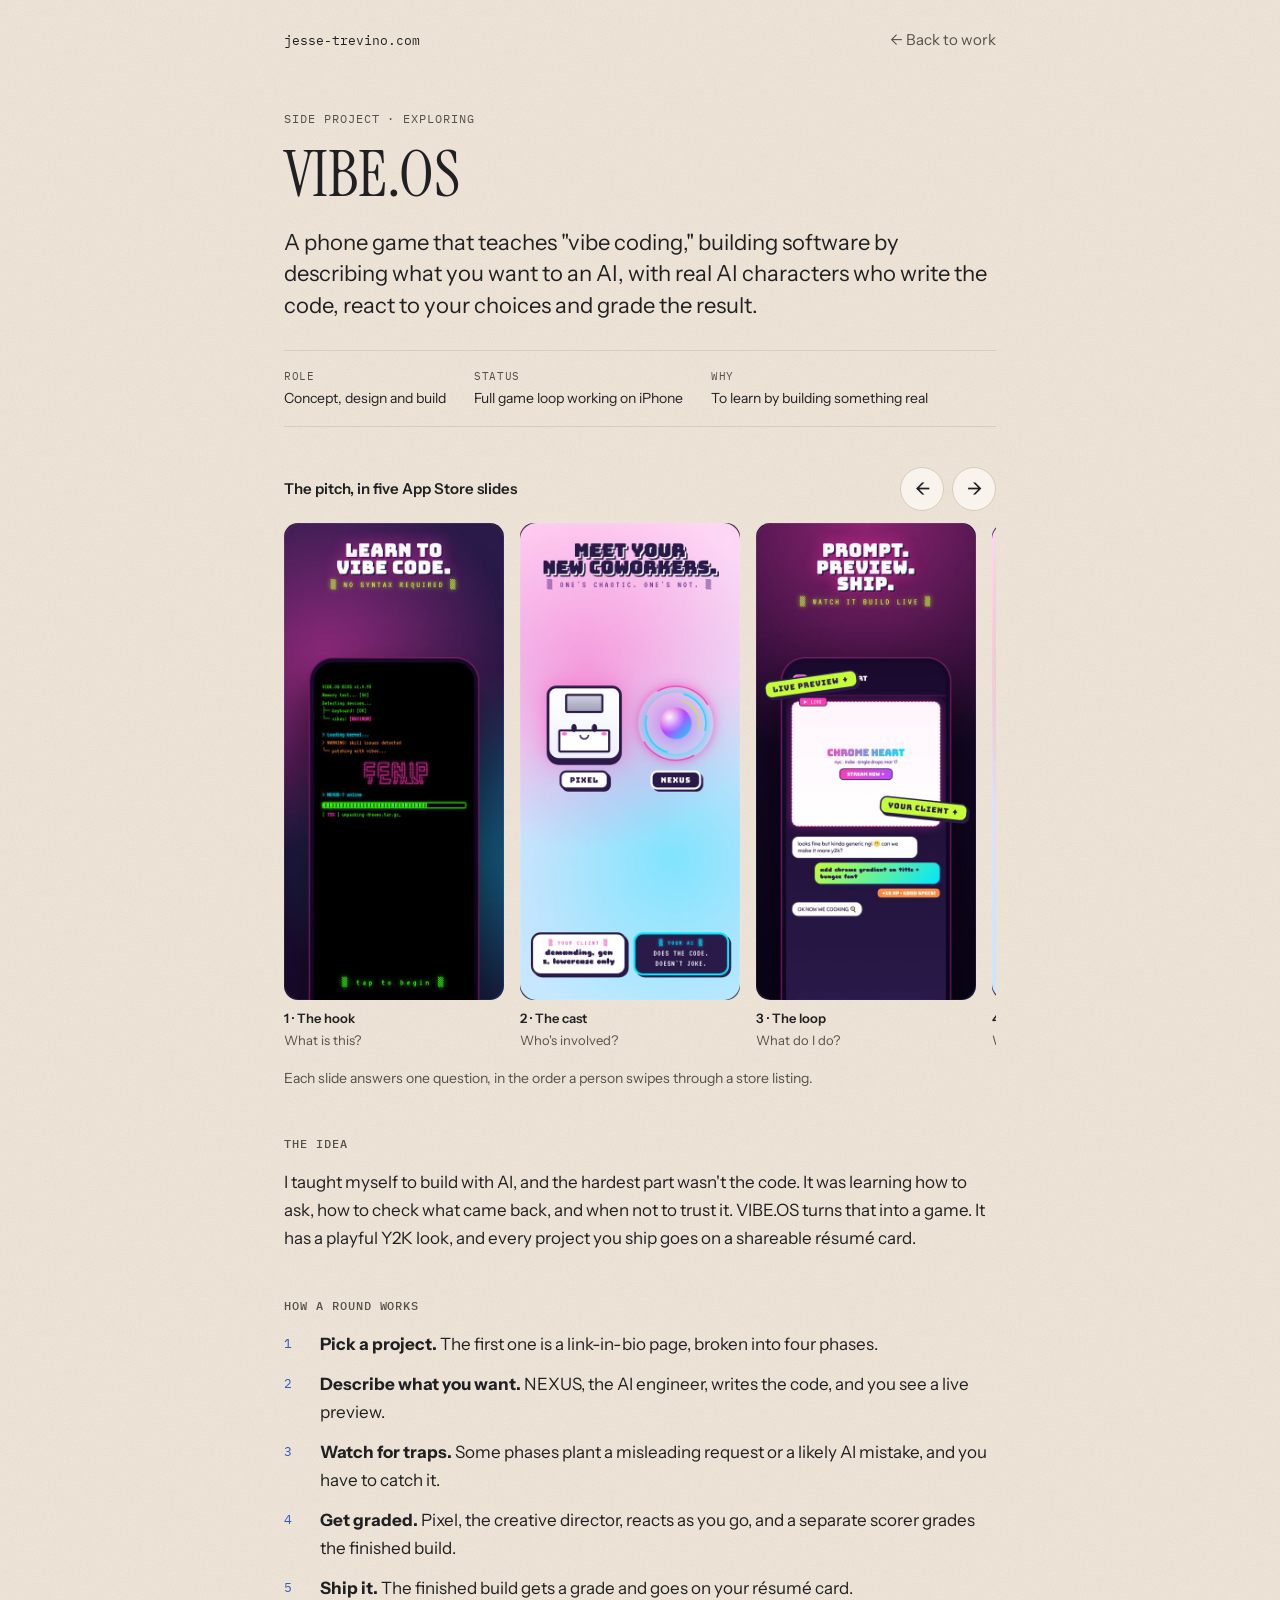
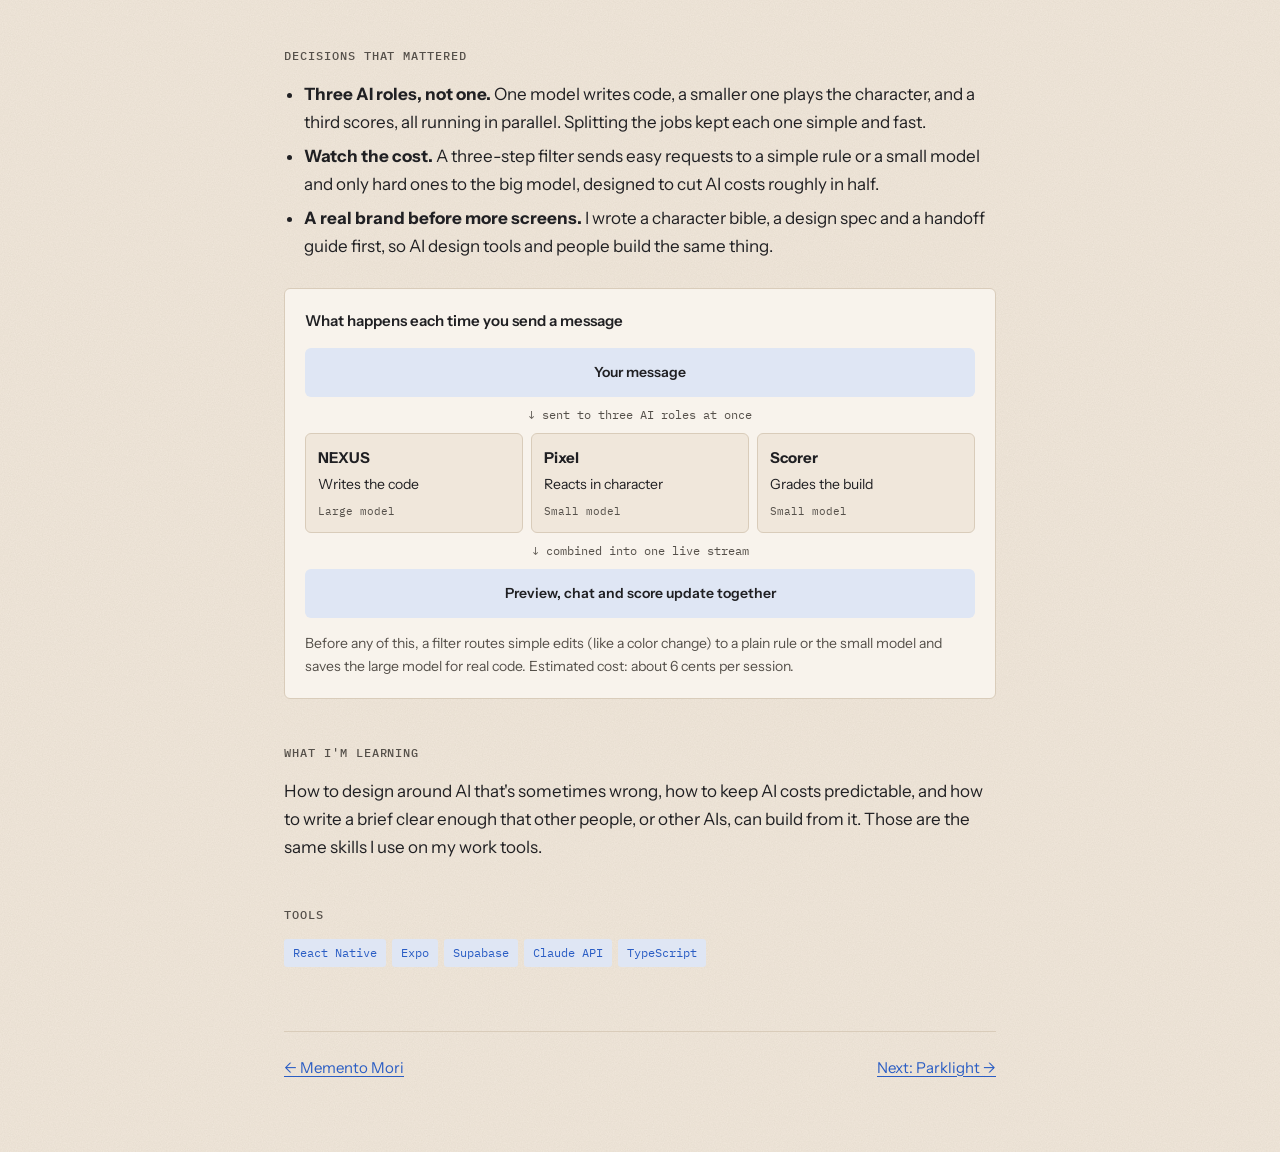
<file: work/vibe-os.html>
<!doctype html>
<html lang="en">
<head>
<meta charset="utf-8">
<meta name="viewport" content="width=device-width, initial-scale=1, viewport-fit=cover">
<title>VIBE.OS · Jesse Trevino</title>
<meta name="description" content="A personal project: a phone game that teaches vibe coding with real AI characters.">
<link rel="preconnect" href="https://fonts.googleapis.com">
<link rel="preconnect" href="https://fonts.gstatic.com" crossorigin>
<link rel="stylesheet" href="https://fonts.googleapis.com/css2?family=Instrument+Serif&family=Instrument+Sans:wght@400;500;600&family=IBM+Plex+Mono:wght@400;500&display=swap">
<link rel="stylesheet" href="case.css">
</head>
<body>
<div class="wrap">
  <div class="top">
    <a class="mark" href="../">jesse-trevino.com</a>
    <a class="back" href="../#work">← Back to work</a>
  </div>

  <p class="eyebrow">Side project · Exploring</p>
  <h1>VIBE.OS</h1>
  <p class="lede">A phone game that teaches "vibe coding," building software by describing what you want to an AI, with real AI characters who write the code, react to your choices and grade the result.</p>

  <dl class="meta">
    <div><dt>Role</dt><dd>Concept, design and build</dd></div>
    <div><dt>Status</dt><dd>Full game loop working on iPhone</dd></div>
    <div><dt>Why</dt><dd>To learn by building something real</dd></div>
  </dl>


  <section class="gallery" aria-label="VIBE.OS app store slides">
    <div class="gallery-head">
      <p class="viz-title">The pitch, in five App Store slides</p>
      <div class="gallery-btns">
        <button type="button" class="gbtn" data-dir="-1" aria-label="Previous slide">←</button>
        <button type="button" class="gbtn" data-dir="1" aria-label="Next slide">→</button>
      </div>
    </div>
    <div class="slides" id="slides" tabindex="0">
      <figure class="slide"><img src="../img/vibe/slide1.jpg" alt="Slide 1: Learn to vibe code, no syntax required, over a retro boot screen" width="480" height="1040" loading="lazy"><figcaption><b>1 · The hook</b> What is this?</figcaption></figure>
      <figure class="slide"><img src="../img/vibe/slide2.jpg" alt="Slide 2: Meet your new coworkers, Pixel the floppy disk and NEXUS the AI orb" width="480" height="1040" loading="lazy"><figcaption><b>2 · The cast</b> Who's involved?</figcaption></figure>
      <figure class="slide"><img src="../img/vibe/slide3.jpg" alt="Slide 3: Prompt, preview, ship, showing a live preview above the chat with the client" width="480" height="1040" loading="lazy"><figcaption><b>3 · The loop</b> What do I do?</figcaption></figure>
      <figure class="slide"><img src="../img/vibe/slide4.jpg" alt="Slide 4: Ship it, flex it, with an A+ final grade stamp" width="480" height="1040" loading="lazy"><figcaption><b>4 · Ship it</b> What's the payoff?</figcaption></figure>
      <figure class="slide"><img src="../img/vibe/slide5.jpg" alt="Slide 5: Your fake new résumé, a parody résumé card ready to share" width="480" height="1040" loading="lazy"><figcaption><b>5 · The flex</b> Why share it?</figcaption></figure>
    </div>
    <p class="gallery-note">Each slide answers one question, in the order a person swipes through a store listing.</p>
  </section>

  <h2>The idea</h2>
  <p>I taught myself to build with AI, and the hardest part wasn't the code. It was learning how to ask, how to check what came back, and when not to trust it. VIBE.OS turns that into a game. It has a playful Y2K look, and every project you ship goes on a shareable résumé card.</p>

  <h2>How a round works</h2>
  <ol class="steps">
    <li><strong>Pick a project.</strong> The first one is a link-in-bio page, broken into four phases.</li>
    <li><strong>Describe what you want.</strong> NEXUS, the AI engineer, writes the code, and you see a live preview.</li>
    <li><strong>Watch for traps.</strong> Some phases plant a misleading request or a likely AI mistake, and you have to catch it.</li>
    <li><strong>Get graded.</strong> Pixel, the creative director, reacts as you go, and a separate scorer grades the finished build.</li>
    <li><strong>Ship it.</strong> The finished build gets a grade and goes on your résumé card.</li>
  </ol>

  <h2>Decisions that mattered</h2>
  <ul class="plain">
    <li><strong>Three AI roles, not one.</strong> One model writes code, a smaller one plays the character, and a third scores, all running in parallel. Splitting the jobs kept each one simple and fast.</li>
    <li><strong>Watch the cost.</strong> A three-step filter sends easy requests to a simple rule or a small model and only hard ones to the big model, designed to cut AI costs roughly in half.</li>
    <li><strong>A real brand before more screens.</strong> I wrote a character bible, a design spec and a handoff guide first, so AI design tools and people build the same thing.</li>
  </ul>


  <figure class="viz" aria-labelledby="arch-cap">
    <p class="viz-title">What happens each time you send a message</p>
    <div class="arch">
      <div class="arch-node arch-in">Your message</div>
      <div class="arch-arrow" aria-hidden="true">↓ sent to three AI roles at once</div>
      <div class="arch-row">
        <div class="arch-node"><b>NEXUS</b><span>Writes the code</span><em>Large model</em></div>
        <div class="arch-node"><b>Pixel</b><span>Reacts in character</span><em>Small model</em></div>
        <div class="arch-node"><b>Scorer</b><span>Grades the build</span><em>Small model</em></div>
      </div>
      <div class="arch-arrow" aria-hidden="true">↓ combined into one live stream</div>
      <div class="arch-node arch-in">Preview, chat and score update together</div>
    </div>
    <figcaption id="arch-cap">Before any of this, a filter routes simple edits (like a color change) to a plain rule or the small model and saves the large model for real code. Estimated cost: about 6 cents per session.</figcaption>
  </figure>

  <h2>What I'm learning</h2>
  <p>How to design around AI that's sometimes wrong, how to keep AI costs predictable, and how to write a brief clear enough that other people, or other AIs, can build from it. Those are the same skills I use on my work tools.</p>

  <h2>Tools</h2>
  <div class="tools"><span>React Native</span><span>Expo</span><span>Supabase</span><span>Claude API</span><span>TypeScript</span></div>

  <div class="next">
    <a href="memento.html">← Memento Mori</a>
    <a href="parklight.html">Next: Parklight →</a>
  </div>
</div>
<script>
(function(){
  var row=document.getElementById('slides'); if(!row) return;
  document.querySelectorAll('.gbtn').forEach(function(b){
    b.addEventListener('click',function(){
      var s=row.querySelector('.slide'); var step=s?s.getBoundingClientRect().width+16:300;
      row.scrollBy({left:step*parseInt(b.getAttribute('data-dir'),10),behavior:matchMedia('(prefers-reduced-motion: reduce)').matches?'auto':'smooth'});
    });
  });
})();
</script>
</body>
</html>
</file>
<file: work/case.css>
/* Case-study pages: one reading column, same tokens as the homepage. */
:root{
  color-scheme:light;
  --bg:#F0E7DB; --surface:#F8F3EC; --ink:#202023; --muted:#55504A; --line:#D9CCBA; --accent:#2A5DC4; --accent-soft:#DFE6F4;
  --display:"Instrument Serif", Georgia, "Times New Roman", serif;
  --body:"Instrument Sans", system-ui, -apple-system, "Segoe UI", sans-serif;
  --mono:"IBM Plex Mono", ui-monospace, "SFMono-Regular", Menlo, monospace;
}
*{box-sizing:border-box}
html,body{margin:0}
body{background:var(--bg) url("data:image/svg+xml,%3Csvg xmlns='http://www.w3.org/2000/svg' width='220' height='220'%3E%3Cfilter id='n'%3E%3CfeTurbulence type='fractalNoise' baseFrequency='0.85' numOctaves='3' stitchTiles='stitch'/%3E%3CfeColorMatrix values='0 0 0 0 0.35 0 0 0 0 0.27 0 0 0 0 0.18 0 0 0 0.12 0'/%3E%3C/filter%3E%3Crect width='100%25' height='100%25' filter='url(%23n)'/%3E%3C/svg%3E"); color:var(--ink); font-family:var(--body); font-size:17px; line-height:1.65; -webkit-font-smoothing:antialiased;
  padding-top:env(safe-area-inset-top,0px); padding-bottom:env(safe-area-inset-bottom,0px)}
a{color:var(--accent); text-underline-offset:3px}
a:focus-visible{outline:2px solid var(--accent); outline-offset:3px; border-radius:2px}
.wrap{max-width:760px; margin:0 auto; padding-left:max(24px, env(safe-area-inset-left,0px)); padding-right:max(24px, env(safe-area-inset-right,0px)); padding-block:28px 72px}
.top{display:flex; justify-content:space-between; align-items:center; gap:16px; flex-wrap:wrap; margin-bottom:56px}
.mark{font-family:var(--mono); font-size:13px; color:var(--ink); text-decoration:none}
.back{font-size:15px; color:var(--muted); text-decoration:none}
.back:hover{color:var(--ink)}
.eyebrow{font-family:var(--mono); font-size:12px; letter-spacing:.08em; text-transform:uppercase; color:var(--muted); margin:0 0 14px}
h1{font-family:var(--display); font-weight:400; font-size:clamp(40px, 7vw, 64px); line-height:1; margin:0 0 20px; text-wrap:balance}
.lede{font-size:clamp(19px, 2.4vw, 22px); line-height:1.45; margin:0 0 28px; text-wrap:pretty}
.meta{display:flex; flex-wrap:wrap; gap:8px 28px; padding-block:16px; border-block:1px solid var(--line); margin:0 0 40px; font-size:14px}
.meta div{display:flex; flex-direction:column; gap:2px; min-width:0}
.meta dt{font-family:var(--mono); font-size:11px; letter-spacing:.06em; text-transform:uppercase; color:var(--muted)}
.meta dd{margin:0}
figure{margin:0 0 40px}
figure img{display:block; width:100%; height:auto; border:1px solid var(--line); border-radius:6px; background:#FFFFFF}
figcaption{font-size:14px; color:var(--muted); margin-top:10px}
h2{font-family:var(--mono); font-weight:500; font-size:12px; letter-spacing:.08em; text-transform:uppercase; color:var(--muted); margin:44px 0 14px}
p{margin:0 0 16px; max-width:66ch}
ol.steps{list-style:none; counter-reset:s; padding:0; margin:0 0 16px; display:flex; flex-direction:column; gap:12px}
ol.steps li{counter-increment:s; position:relative; padding-left:36px; max-width:66ch}
ol.steps li::before{content:counter(s); position:absolute; left:0; top:3px; font-family:var(--mono); font-size:13px; color:var(--accent)}
ul.plain{padding-left:20px; margin:0 0 16px; max-width:66ch}
ul.plain li{margin-bottom:6px}
.stats{display:grid; grid-template-columns:repeat(3, minmax(0,1fr)); gap:16px; margin:0 0 16px}
.stat{background:var(--surface); border:1px solid var(--line); border-radius:6px; padding:16px; display:flex; flex-direction:column; gap:4px; min-width:0}
.stat b{font-family:var(--display); font-weight:400; font-size:36px; line-height:1; font-variant-numeric:tabular-nums}
.stat span{font-size:14px; color:var(--muted); line-height:1.4}
.tools{display:flex; flex-wrap:wrap; gap:6px; margin:0}
.tools span{font-family:var(--mono); font-size:12px; color:var(--accent); background:var(--accent-soft); padding:4px 9px; border-radius:3px}
.cta{display:inline-block; margin-top:8px; font-weight:600}
.next{margin-top:64px; padding-top:24px; border-top:1px solid var(--line); display:flex; justify-content:space-between; gap:16px; flex-wrap:wrap; font-size:15px}
/* Simple HTML charts */
.viz{margin:28px 0 8px; background:var(--surface); border:1px solid var(--line); border-radius:6px; padding:20px}
.viz-title{font-size:15px; font-weight:600; margin:0 0 14px}
.viz figcaption{margin-top:14px}
.split{display:flex; gap:2px; height:28px}
.seg{min-width:4px}
.seg-open{background:var(--accent); border-radius:4px 0 0 4px}
.seg-blocked{background:var(--muted); opacity:.45; border-radius:0 4px 4px 0}
.split-labels{display:flex; gap:2px; margin-top:8px; font-size:13px; color:var(--muted); line-height:1.35}
.split-labels span{min-width:0; padding-right:8px}
.split-labels b{display:block; font-family:var(--display); font-weight:400; font-size:26px; color:var(--ink); font-variant-numeric:tabular-nums}
ol.cadence{list-style:none; padding:0; margin:0; display:grid; grid-template-columns:repeat(4, minmax(0,1fr)); gap:2px}
ol.cadence li{display:flex; flex-direction:column; gap:2px; padding:12px 10px 0; border-top:3px solid var(--accent); min-width:0; font-size:13px; color:var(--muted)}
ol.cadence li:last-child{border-top-style:dashed}
ol.cadence b{font-size:15px; color:var(--ink)}
@media (max-width:600px){
  .stats{grid-template-columns:minmax(0,1fr)}
  ol.cadence{grid-template-columns:repeat(2, minmax(0,1fr)); row-gap:16px}
}

/* Slide gallery */
.gallery{margin:8px 0 40px}
.gallery-head{display:flex; justify-content:space-between; align-items:center; gap:12px; margin-bottom:12px}
.gallery-head .viz-title{margin:0}
.gallery-btns{display:flex; gap:8px}
.gbtn{font:500 18px var(--body); width:44px; height:44px; border-radius:999px; border:1px solid var(--line-firm, var(--line)); background:var(--surface); color:var(--ink); cursor:pointer}
.gbtn:hover{border-color:var(--ink)}
.gbtn:focus-visible,.slides:focus-visible{outline:2px solid var(--accent); outline-offset:2px}
.slides{display:flex; gap:16px; overflow-x:auto; scroll-snap-type:x mandatory; padding-bottom:10px; -webkit-overflow-scrolling:touch}
.slide{flex:0 0 220px; margin:0; scroll-snap-align:start}
.slide img{display:block; width:100%; height:auto; border-radius:14px; border:0; background:#1A0A2E}
.slide figcaption{margin-top:8px; font-size:13px; color:var(--muted)}
.slide figcaption b{display:block; color:var(--ink); font-weight:600}
.gallery-note{font-size:14px; color:var(--muted); margin-top:6px}
/* Architecture diagram */
.arch{display:flex; flex-direction:column; align-items:stretch; gap:8px}
.arch-row{display:grid; grid-template-columns:repeat(3, minmax(0,1fr)); gap:8px}
.arch-node{background:var(--bg); border:1px solid var(--line); border-radius:6px; padding:12px; display:flex; flex-direction:column; gap:2px; font-size:14px; min-width:0}
.arch-node b{font-size:15px}
.arch-node span{color:var(--ink)}
.arch-node em{font-style:normal; font-family:var(--mono); font-size:11px; color:var(--muted); margin-top:4px}
.arch-in{text-align:center; font-weight:600; background:var(--accent-soft); border-color:transparent}
.arch-arrow{text-align:center; font-family:var(--mono); font-size:12px; color:var(--muted)}
@media (max-width:600px){ .slide{flex-basis:70%} .arch-row{grid-template-columns:minmax(0,1fr)} }

/* Privacy rings */
ol.rings{list-style:none; margin:0; padding:0; display:flex; flex-direction:column; gap:6px}
.ring{border-radius:6px; padding:12px 14px; display:flex; flex-direction:column; gap:2px; font-size:14px; color:var(--muted)}
.ring b{color:var(--ink); font-size:15px}
.r1{background:var(--accent); } .r1 b,.r1 span{color:#FFFFFF}
.r2{background:var(--accent-soft); margin-inline:16px}
.r3{background:var(--bg); border:1px dashed var(--line-firm, var(--line)); margin-inline:32px}
@media (max-width:600px){ .r2{margin-inline:8px} .r3{margin-inline:16px} }

/* Status report */
.sr-head{display:flex; justify-content:space-between; align-items:flex-start; gap:12px; flex-wrap:wrap; margin-bottom:14px}
.sr-head .viz-title{margin:0}
.sr-sub{margin:2px 0 0; font-size:13px; color:var(--muted)}
.tbl-wrap{overflow-x:auto; border:1px solid var(--line); border-radius:6px; background:var(--surface)}
.sr-table{border-collapse:collapse; width:100%; min-width:560px; font-size:14px}
.sr-table th{font-family:var(--mono); font-weight:500; font-size:11px; letter-spacing:.06em; text-transform:uppercase; color:var(--muted); text-align:left; padding:10px 12px; border-bottom:1px solid var(--line)}
.sr-table td{padding:10px 12px; border-bottom:1px solid var(--line); vertical-align:top; line-height:1.45}
.sr-table tr:last-child td{border-bottom:0}
.sr-table td:first-child{font-weight:600; white-space:nowrap}
.rag{display:inline-flex; align-items:center; gap:6px; font-size:12px; font-weight:600; white-space:nowrap; padding:3px 9px; border-radius:999px}
.rag::before{content:""; width:8px; height:8px; border-radius:50%}
.rag-green{background:#E1EEDF; color:#245C36} .rag-green::before{background:#2E8B4A}
.rag-amber{background:#F6E8C8; color:#7A5300} .rag-amber::before{background:#D49A12}
.rag-red{background:#F5DCD7; color:#8E2A1E} .rag-red::before{background:#C8432F}
</file>
